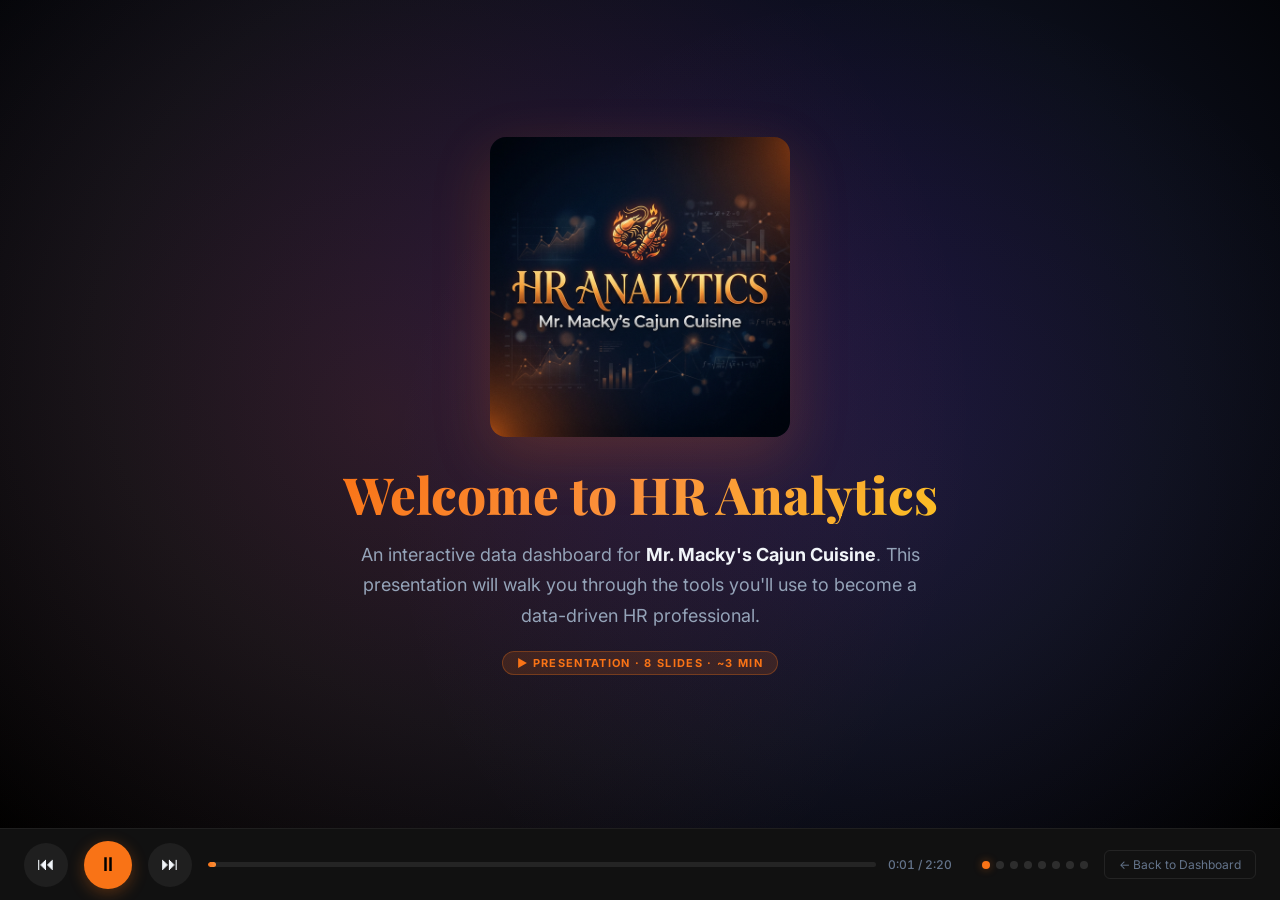
<file: presentation.html>
<!DOCTYPE html>
<html lang="en">
<head>
    <meta charset="UTF-8">
    <meta name="viewport" content="width=device-width, initial-scale=1.0">
    <title>Welcome to HR Analytics — Mr. Macky's Cajun Cuisine</title>
    <link href="https://fonts.googleapis.com/css2?family=Inter:wght@300;400;500;600;700;800;900&family=Playfair+Display:wght@700;800&display=swap" rel="stylesheet">
    <style>
        :root {
            --bg: #060a14;
            --card: #111827;
            --accent: #f97316;
            --accent2: #fb923c;
            --purple: #a78bfa;
            --teal: #2dd4bf;
            --rose: #fb7185;
            --blue: #60a5fa;
            --green: #34d399;
            --text: #f1f5f9;
            --text2: #94a3b8;
            --text3: #64748b;
        }
        *, *::before, *::after { box-sizing: border-box; margin: 0; padding: 0; }
        body {
            font-family: 'Inter', sans-serif;
            background: var(--bg);
            color: var(--text);
            overflow: hidden;
            height: 100vh;
            width: 100vw;
        }

        /* ===== Video Player Shell ===== */
        .player-container {
            width: 100vw;
            height: 100vh;
            display: flex;
            flex-direction: column;
            background: #000;
        }

        .player-viewport {
            flex: 1;
            position: relative;
            overflow: hidden;
        }

        /* ===== Slides ===== */
        .slide {
            position: absolute;
            inset: 0;
            display: flex;
            opacity: 0;
            transition: opacity 1s cubic-bezier(0.4, 0, 0.2, 1);
            pointer-events: none;
        }
        .slide.active {
            opacity: 1;
            pointer-events: auto;
        }

        /* --- Slide Layouts --- */
        .slide-title {
            align-items: center;
            justify-content: center;
            flex-direction: column;
            text-align: center;
            background: radial-gradient(ellipse at 50% 40%, #1a1040 0%, #0b0e1a 60%, #000 100%);
        }

        .slide-title::before {
            content: '';
            position: absolute;
            inset: 0;
            background: radial-gradient(circle at 30% 50%, rgba(249,115,22,0.12) 0%, transparent 60%),
                        radial-gradient(circle at 70% 60%, rgba(167,139,250,0.08) 0%, transparent 50%);
        }

        .slide-split {
            flex-direction: row;
            background: linear-gradient(135deg, #0a0e1a, #111827);
        }

        .slide-split .slide-image-panel {
            width: 55%;
            position: relative;
            overflow: hidden;
            display: flex;
            align-items: center;
            justify-content: center;
            padding: 30px;
        }

        .slide-split .slide-image-panel img {
            max-width: 100%;
            max-height: 100%;
            border-radius: 12px;
            border: 1px solid rgba(255,255,255,0.08);
            box-shadow: 0 20px 60px rgba(0,0,0,0.5);
            object-fit: contain;
        }

        .slide-split .slide-text-panel {
            width: 45%;
            display: flex;
            flex-direction: column;
            justify-content: center;
            padding: 50px 40px;
        }

        .slide-fullscreen {
            align-items: center;
            justify-content: center;
            flex-direction: column;
            text-align: center;
            background: radial-gradient(ellipse at 50% 50%, #1a1040 0%, #060a14 70%);
        }

        /* --- Slide Content Styles --- */
        .slide-badge {
            display: inline-block;
            font-size: 11px;
            font-weight: 700;
            text-transform: uppercase;
            letter-spacing: 0.12em;
            padding: 4px 14px;
            border-radius: 20px;
            margin-bottom: 16px;
            position: relative;
            z-index: 2;
        }
        .badge-orange { background: rgba(249,115,22,0.15); color: var(--accent); border: 1px solid rgba(249,115,22,0.3); }
        .badge-purple { background: rgba(167,139,250,0.15); color: var(--purple); border: 1px solid rgba(167,139,250,0.3); }
        .badge-teal { background: rgba(45,212,191,0.15); color: var(--teal); border: 1px solid rgba(45,212,191,0.3); }
        .badge-rose { background: rgba(251,113,133,0.15); color: var(--rose); border: 1px solid rgba(251,113,133,0.3); }
        .badge-blue { background: rgba(96,165,250,0.15); color: var(--blue); border: 1px solid rgba(96,165,250,0.3); }
        .badge-green { background: rgba(52,211,153,0.15); color: var(--green); border: 1px solid rgba(52,211,153,0.3); }

        .slide-heading {
            font-family: 'Playfair Display', serif;
            font-size: clamp(28px, 4vw, 52px);
            font-weight: 800;
            line-height: 1.15;
            margin-bottom: 16px;
            position: relative;
            z-index: 2;
        }

        .slide-heading.gradient {
            background: linear-gradient(135deg, var(--accent), var(--accent2), #fbbf24);
            -webkit-background-clip: text;
            -webkit-text-fill-color: transparent;
            background-clip: text;
        }

        .slide-subheading {
            font-size: clamp(14px, 1.5vw, 18px);
            color: var(--text2);
            line-height: 1.7;
            max-width: 600px;
            margin-bottom: 20px;
            position: relative;
            z-index: 2;
        }

        .slide-stat-grid {
            display: grid;
            grid-template-columns: repeat(2, 1fr);
            gap: 14px;
            margin-top: 20px;
            position: relative;
            z-index: 2;
        }
        .slide-stat {
            background: rgba(255,255,255,0.03);
            border: 1px solid rgba(255,255,255,0.06);
            border-radius: 10px;
            padding: 16px;
            text-align: left;
        }
        .slide-stat-value {
            font-size: 26px;
            font-weight: 800;
            color: var(--accent);
            margin-bottom: 2px;
        }
        .slide-stat-label {
            font-size: 11px;
            color: var(--text3);
            text-transform: uppercase;
            letter-spacing: 0.06em;
        }

        .slide-key-finding {
            background: rgba(249,115,22,0.06);
            border-left: 3px solid var(--accent);
            padding: 14px 18px;
            border-radius: 0 10px 10px 0;
            text-align: left;
            margin-top: 16px;
            font-size: 13px;
            color: var(--accent2);
            line-height: 1.6;
            position: relative;
            z-index: 2;
        }

        .slide-bullet-list {
            list-style: none;
            text-align: left;
            position: relative;
            z-index: 2;
        }
        .slide-bullet-list li {
            font-size: 15px;
            color: var(--text2);
            padding: 8px 0;
            padding-left: 24px;
            position: relative;
            line-height: 1.6;
        }
        .slide-bullet-list li::before {
            content: '→';
            position: absolute;
            left: 0;
            color: var(--accent);
            font-weight: 700;
        }

        .thumbnail-img {
            width: min(300px, 40vw);
            height: auto;
            border-radius: 16px;
            margin-bottom: 28px;
            box-shadow: 0 20px 60px rgba(249,115,22,0.2);
            position: relative;
            z-index: 2;
        }

        /* --- Animated elements --- */
        .slide.active .animate-up {
            animation: animUp 0.8s ease forwards;
        }
        .slide.active .animate-up-d1 { animation-delay: 0.2s; }
        .slide.active .animate-up-d2 { animation-delay: 0.4s; }
        .slide.active .animate-up-d3 { animation-delay: 0.6s; }
        .slide.active .animate-up-d4 { animation-delay: 0.8s; }

        .animate-up { opacity: 0; transform: translateY(20px); }

        @keyframes animUp {
            to { opacity: 1; transform: translateY(0); }
        }

        .slide.active .animate-fade { animation: animFade 1.2s ease forwards; }
        .animate-fade { opacity: 0; }
        @keyframes animFade { to { opacity: 1; } }

        /* ===== Controls Bar ===== */
        .controls-bar {
            height: 72px;
            background: #111;
            border-top: 1px solid rgba(255,255,255,0.06);
            display: flex;
            align-items: center;
            padding: 0 24px;
            gap: 16px;
        }

        .ctrl-btn {
            width: 44px;
            height: 44px;
            border-radius: 50%;
            border: none;
            cursor: pointer;
            display: flex;
            align-items: center;
            justify-content: center;
            font-size: 18px;
            transition: all 0.15s ease;
            background: rgba(255,255,255,0.06);
            color: var(--text);
        }
        .ctrl-btn:hover { background: rgba(255,255,255,0.12); }
        .ctrl-btn.play-btn {
            background: var(--accent);
            color: #000;
            width: 48px;
            height: 48px;
            font-size: 20px;
            box-shadow: 0 4px 16px rgba(249,115,22,0.3);
        }
        .ctrl-btn.play-btn:hover { background: var(--accent2); }

        .progress-container {
            flex: 1;
            display: flex;
            align-items: center;
            gap: 12px;
        }

        .progress-bar {
            flex: 1;
            height: 5px;
            background: rgba(255,255,255,0.08);
            border-radius: 3px;
            cursor: pointer;
            position: relative;
            overflow: hidden;
        }

        .progress-fill {
            height: 100%;
            background: linear-gradient(90deg, var(--accent), var(--accent2));
            border-radius: 3px;
            transition: width 0.3s ease;
            position: relative;
        }
        .progress-fill::after {
            content: '';
            position: absolute;
            right: -5px;
            top: 50%;
            transform: translateY(-50%);
            width: 12px;
            height: 12px;
            background: var(--accent);
            border-radius: 50%;
            box-shadow: 0 2px 8px rgba(249,115,22,0.5);
            opacity: 0;
            transition: opacity 0.15s;
        }
        .progress-bar:hover .progress-fill::after { opacity: 1; }

        .progress-time {
            font-size: 12px;
            color: var(--text3);
            font-weight: 500;
            font-variant-numeric: tabular-nums;
            min-width: 70px;
        }

        .slide-dots {
            display: flex;
            gap: 6px;
            margin-left: 8px;
        }
        .slide-dot {
            width: 8px;
            height: 8px;
            border-radius: 50%;
            background: rgba(255,255,255,0.12);
            cursor: pointer;
            transition: all 0.2s;
        }
        .slide-dot.active {
            background: var(--accent);
            box-shadow: 0 0 8px rgba(249,115,22,0.4);
        }
        .slide-dot:hover { background: rgba(255,255,255,0.3); }

        .ctrl-right {
            display: flex;
            align-items: center;
            gap: 10px;
        }

        .back-link {
            font-size: 12px;
            color: var(--text3);
            text-decoration: none;
            padding: 6px 14px;
            border-radius: 6px;
            border: 1px solid rgba(255,255,255,0.08);
            transition: all 0.15s;
            white-space: nowrap;
        }
        .back-link:hover {
            color: var(--text);
            border-color: rgba(255,255,255,0.2);
            background: rgba(255,255,255,0.04);
        }



        /* ===== Responsive ===== */
        @media (max-width: 768px) {
            .slide-split { flex-direction: column; }
            .slide-split .slide-image-panel { width: 100%; height: 50%; padding: 16px; }
            .slide-split .slide-text-panel { width: 100%; height: 50%; padding: 24px; }
            .slide-stat-grid { grid-template-columns: repeat(2, 1fr); gap: 8px; }
            .controls-bar { height: 60px; padding: 0 12px; gap: 8px; }
            .narration-indicator { display: none; }
        }
    </style>
</head>
<body>
    <div class="player-container">
        <div class="player-viewport" id="viewport">

            <!-- SLIDE 0: Title Card -->
            <div class="slide slide-title active" data-duration="14" data-narration="Welcome to the HR Analytics Dashboard for Mr. Macky's Cajun Cuisine. This presentation will walk you through the tools you'll use to become a data-driven HR professional. Over the next few minutes, we'll explore four analytical modules built from real workforce data spanning over 46,000 employee records.">
                <img src="video-thumbnail.png" class="thumbnail-img animate-up" alt="HR Analytics">
                <h1 class="slide-heading gradient animate-up animate-up-d1">Welcome to HR Analytics</h1>
                <p class="slide-subheading animate-up animate-up-d2">
                    An interactive data dashboard for <strong style="color: var(--text);">Mr. Macky's Cajun Cuisine</strong>. 
                    This presentation will walk you through the tools you'll use to become a data-driven HR professional.
                </p>
                <span class="slide-badge badge-orange animate-up animate-up-d3">▶ Presentation · 8 slides · ~3 min</span>
            </div>

            <!-- SLIDE 1: Why Data-Driven? -->
            <div class="slide slide-fullscreen" data-duration="18" data-narration="Why data-driven HR? Mr. Macky's Cajun Cuisine operates 148 restaurant units with over 6,500 employees. Managing this workforce by instinct alone isn't enough. We need evidence. Turnover costs money — over 39,000 employees have left the company. What's driving it? Hiring must be fair — are our selection processes equitable for all candidates? Pay should reward value — does experience actually predict performance? And engagement matters — but does higher engagement actually translate into higher profit?">
                <span class="slide-badge badge-purple animate-up">The Big Idea</span>
                <h1 class="slide-heading animate-up animate-up-d1" style="color: var(--text);">Why Data-Driven HR?</h1>
                <p class="slide-subheading animate-up animate-up-d2">
                    Mr. Macky's Cajun Cuisine operates <strong style="color: var(--accent);">148 restaurant units</strong> with 
                    <strong style="color: var(--accent);">6,559 employees</strong>. Managing this workforce by instinct alone 
                    isn't enough — we need evidence.
                </p>
                <ul class="slide-bullet-list animate-up animate-up-d3" style="max-width: 560px;">
                    <li><strong style="color: var(--text);">Turnover costs money.</strong> Over 39,000 employees have left. What's driving it?</li>
                    <li><strong style="color: var(--text);">Hiring must be fair.</strong> Are our selection processes equitable for all candidates?</li>
                    <li><strong style="color: var(--text);">Pay should reward value.</strong> Does experience actually predict performance?</li>
                    <li><strong style="color: var(--text);">Engagement matters.</strong> But does it translate to profit?</li>
                </ul>
            </div>

            <!-- SLIDE 2: Executive Overview -->
            <div class="slide slide-split" data-duration="16" data-narration="The Executive Overview is your command center. It provides a snapshot of the entire organization at a glance. You'll see 6,559 active employees across 148 restaurant units, with an average unit profit of $650,000. The company-wide engagement score is 3.75 out of 7. The turnover trend chart shows quit and discharge patterns from 2020 through 2026, and the engagement radar compares Large and Medium market performance.">
                <div class="slide-image-panel">
                    <img src="slides/overview.png" class="animate-fade" alt="Executive Overview">
                </div>
                <div class="slide-text-panel">
                    <span class="slide-badge badge-orange animate-up">Executive Overview</span>
                    <h2 class="slide-heading animate-up animate-up-d1" style="font-size: 30px; color: var(--text);">Your Command Center</h2>
                    <p class="slide-subheading animate-up animate-up-d2" style="max-width: 100%;">
                        The overview page gives you a snapshot of the entire organization at a glance — headcount, financials, turnover trends, and engagement scores.
                    </p>
                    <div class="slide-stat-grid animate-up animate-up-d3">
                        <div class="slide-stat"><div class="slide-stat-value">6,559</div><div class="slide-stat-label">Active Employees</div></div>
                        <div class="slide-stat"><div class="slide-stat-value">148</div><div class="slide-stat-label">Restaurant Units</div></div>
                        <div class="slide-stat"><div class="slide-stat-value" style="color: var(--green);">$650K</div><div class="slide-stat-label">Avg Unit Profit</div></div>
                        <div class="slide-stat"><div class="slide-stat-value" style="color: var(--teal);">3.75</div><div class="slide-stat-label">Engagement /7</div></div>
                    </div>
                </div>
            </div>

            <!-- SLIDE 3: Module 1 -->
            <div class="slide slide-split" data-duration="16" data-narration="Module 1 is the Workforce Summary. It answers the question: who works here? You'll explore age distributions, gender and race breakdowns, market types, and job role distributions. Most importantly, this module reveals which recruitment sources produce the best-performing managers. Your first exercise will ask you to identify the top 3 recruitment sources and evaluate whether they align with the company's Old Family Recipe culture.">
                <div class="slide-image-panel">
                    <img src="slides/workforce.png" class="animate-fade" alt="Workforce Summary">
                </div>
                <div class="slide-text-panel">
                    <span class="slide-badge badge-blue animate-up">Module 1</span>
                    <h2 class="slide-heading animate-up animate-up-d1" style="font-size: 30px; color: var(--text);">Workforce Summary</h2>
                    <p class="slide-subheading animate-up animate-up-d2" style="max-width: 100%;">
                        Understand <em>who</em> works here. Age distributions, gender mix, market types (Large vs. Medium), 
                        job roles, and — critically — which <strong style="color: var(--text);">recruitment sources</strong> produce the best-performing managers.
                    </p>
                    <div class="slide-key-finding animate-up animate-up-d3">
                        💡 <strong>Your Exercise:</strong> Identify the top 3 recruitment sources for high-performing managers. 
                        Is our strategy consistent with the "Old Family Recipe" culture?
                    </div>
                </div>
            </div>

            <!-- SLIDE 4: Module 2 -->
            <div class="slide slide-split" data-duration="18" data-narration="Module 2 focuses on Flight Risk and Turnover. The numbers are striking — the historical turnover rate is 85.9%. That means nearly 40,000 employees have separated from the company, with about 29,600 quitting and 10,200 being discharged. Here's the critical finding: employees who quit actually have higher average performance ratings — 2.67 — than those who were discharged at 2.57. This suggests we may be losing our better people. The interactive heatmap lets you identify exactly which units have the highest turnover.">
                <div class="slide-image-panel">
                    <img src="slides/flightrisk.png" class="animate-fade" alt="Flight Risk">
                </div>
                <div class="slide-text-panel">
                    <span class="slide-badge badge-rose animate-up">Module 2</span>
                    <h2 class="slide-heading animate-up animate-up-d1" style="font-size: 30px; color: var(--text);">Flight Risk & Turnover</h2>
                    <p class="slide-subheading animate-up animate-up-d2" style="max-width: 100%;">
                        Our historical turnover rate is <strong style="color: var(--rose);">85.9%</strong>. 
                        The interactive heatmap lets you pinpoint exactly which units are bleeding employees — and whether it's quits or discharges.
                    </p>
                    <div class="slide-stat-grid animate-up animate-up-d3">
                        <div class="slide-stat"><div class="slide-stat-value" style="color: var(--rose);">29.6K</div><div class="slide-stat-label">Total Quits</div></div>
                        <div class="slide-stat"><div class="slide-stat-value" style="color: #fbbf24;">10.2K</div><div class="slide-stat-label">Total Discharges</div></div>
                    </div>
                    <div class="slide-key-finding animate-up animate-up-d4">
                        💡 Employees who quit average <strong>higher performance</strong> (2.67) than those discharged (2.57). 
                        We may be losing our better people.
                    </div>
                </div>
            </div>

            <!-- SLIDE 5: Module 3 -->
            <div class="slide slide-split" data-duration="20" data-narration="Module 3 is the Diversity and Inclusion Audit. This is a critical module. We examined over 10,800 applicants in our assistant manager hiring pipeline. The White hiring rate is 5.9%, while the underrepresented minority hiring rate is only 2.8%. Using the four-fifths rule from the Uniform Guidelines on Employee Selection Procedures, the impact ratio is 0.473. This is well below the 0.80 threshold, which means adverse impact has been detected. This signals potential bias in our selection process that warrants immediate investigation.">
                <div class="slide-image-panel">
                    <img src="slides/diversity.png" class="animate-fade" alt="Diversity & Inclusion">
                </div>
                <div class="slide-text-panel">
                    <span class="slide-badge badge-purple animate-up">Module 3</span>
                    <h2 class="slide-heading animate-up animate-up-d1" style="font-size: 30px; color: var(--text);">Diversity & Inclusion Audit</h2>
                    <p class="slide-subheading animate-up animate-up-d2" style="max-width: 100%;">
                        This module examines our AM hiring pipeline — over 10,800 applicants. 
                        The 4/5ths rule analysis reveals something important.
                    </p>
                    <div class="slide-stat-grid animate-up animate-up-d3">
                        <div class="slide-stat"><div class="slide-stat-value" style="color: var(--blue);">5.9%</div><div class="slide-stat-label">White Hire Rate</div></div>
                        <div class="slide-stat"><div class="slide-stat-value" style="color: var(--purple);">2.8%</div><div class="slide-stat-label">URM Hire Rate</div></div>
                    </div>
                    <div class="slide-key-finding animate-up animate-up-d4" style="border-color: #ef4444; background: rgba(239,68,68,0.06);">
                        ⚠️ <strong style="color: #ef4444;">Adverse Impact Detected.</strong> The 4/5ths impact ratio is 
                        <strong>0.473</strong> — well below the 0.80 threshold. This signals potential bias in our selection process that warrants investigation.
                    </div>
                </div>
            </div>

            <!-- SLIDE 6: Module 4 -->
            <div class="slide slide-split" data-duration="18" data-narration="Module 4 is Compensation and Value. This module asks a provocative question: does experience actually equal performance? We tracked the relationship between prior experience, wage rate, and job performance across 322 employees with complete data. The paradox is clear — employees with zero years of experience perform nearly as well as those with 10 or more years, but they earn significantly less. This raises an important question: should we rethink how we price experience in our compensation strategy?">
                <div class="slide-image-panel">
                    <img src="slides/compensation.png" class="animate-fade" alt="Compensation">
                </div>
                <div class="slide-text-panel">
                    <span class="slide-badge badge-green animate-up">Module 4</span>
                    <h2 class="slide-heading animate-up animate-up-d1" style="font-size: 30px; color: var(--text);">Compensation & Value</h2>
                    <p class="slide-subheading animate-up animate-up-d2" style="max-width: 100%;">
                        Does experience equal performance? This module tracks the relationship between prior experience, 
                        wage rate, and actual job performance across 322 employees with complete data.
                    </p>
                    <div class="slide-key-finding animate-up animate-up-d3">
                        💡 <strong>The Paradox:</strong> Employees with 0 years of experience perform nearly as well as those with 10+ years — 
                        but earn significantly less. Should we rethink how we price experience?
                    </div>
                </div>
            </div>

            <!-- SLIDE 7: Call to Action -->
            <div class="slide slide-fullscreen" data-duration="20" data-narration="Now it's your turn to explore the dashboard. You have five progressive exercises to practice evidence-based decision making. Exercise 1: Audit recruitment sources to find the best-performing managers. Exercise 2: Study the financial cost of turnover on unit profitability. Exercise 3: Calculate adverse impact in the hiring process using the four-fifths rule. Exercise 4: Analyze the experience-performance paradox in compensation data. And Exercise 5: Solve the engagement-profit puzzle. Click the button below to open the dashboard and begin your analysis. Good luck!">
                <span class="slide-badge badge-orange animate-up">Your Turn</span>
                <h1 class="slide-heading gradient animate-up animate-up-d1">Explore the Dashboard</h1>
                <p class="slide-subheading animate-up animate-up-d2">
                    You now have the tools to conduct real HR analytics. Use the five exercises built into the dashboard 
                    to practice evidence-based decision making.
                </p>
                <ul class="slide-bullet-list animate-up animate-up-d3" style="max-width: 580px; margin-bottom: 24px;">
                    <li><strong style="color: var(--blue);">Exercise 1:</strong> Audit recruitment sources for high-performing managers</li>
                    <li><strong style="color: var(--rose);">Exercise 2:</strong> Study the cost of turnover on unit profitability</li>
                    <li><strong style="color: var(--purple);">Exercise 3:</strong> Calculate adverse impact in the hiring process</li>
                    <li><strong style="color: var(--green);">Exercise 4:</strong> Analyze the experience-performance paradox</li>
                    <li><strong style="color: var(--accent);">Exercise 5:</strong> Solve the engagement-profit puzzle</li>
                </ul>
                <a href="index.html" class="animate-up animate-up-d4" style="display: inline-block; background: linear-gradient(135deg, var(--accent), #ea580c); color: #fff; padding: 14px 32px; border-radius: 10px; text-decoration: none; font-weight: 700; font-size: 15px; box-shadow: 0 8px 24px rgba(249,115,22,0.3); position: relative; z-index: 2; transition: transform 0.2s;">
                    Open the Dashboard →
                </a>
            </div>
        </div>

        <!-- Controls Bar -->
        <div class="controls-bar">
            <button class="ctrl-btn" onclick="prevSlide()" title="Previous">⏮</button>
            <button class="ctrl-btn play-btn" id="playBtn" onclick="togglePlay()" title="Play / Pause">⏸</button>
            <button class="ctrl-btn" onclick="nextSlide()" title="Next">⏭</button>

            <div class="progress-container">
                <div class="progress-bar" id="progressBar" onclick="seekProgress(event)">
                    <div class="progress-fill" id="progressFill"></div>
                </div>
                <span class="progress-time" id="progressTime">0:00 / 0:00</span>
            </div>



            <div class="slide-dots" id="slideDots"></div>

            <div class="ctrl-right">
                <a href="index.html" class="back-link">← Back to Dashboard</a>
            </div>
        </div>
    </div>

    <script>
        const slides = document.querySelectorAll('.slide');
        const totalSlides = slides.length;
        let currentSlide = 0;
        let isPlaying = true;
        let slideTimer = null;
        let elapsed = 0;
        let tickInterval = null;

        // Calculate total duration
        const durations = Array.from(slides).map(s => parseInt(s.dataset.duration) || 8);
        const totalDuration = durations.reduce((a, b) => a + b, 0);

        // Build dots
        const dotsContainer = document.getElementById('slideDots');
        durations.forEach((_, i) => {
            const dot = document.createElement('div');
            dot.className = 'slide-dot' + (i === 0 ? ' active' : '');
            dot.onclick = () => goToSlide(i);
            dotsContainer.appendChild(dot);
        });

        function goToSlide(index) {
            if (index < 0 || index >= totalSlides) return;

            slides[currentSlide].classList.remove('active');
            slides[currentSlide].querySelectorAll('.animate-up, .animate-fade').forEach(el => {
                el.style.animation = 'none';
                el.offsetHeight;
                el.style.animation = '';
            });

            currentSlide = index;
            elapsed = 0;
            slides[currentSlide].classList.add('active');

            document.querySelectorAll('.slide-dot').forEach((d, i) => d.classList.toggle('active', i === currentSlide));
            updateProgress();
            if (isPlaying) scheduleNext();
        }

        function nextSlide() {
            if (currentSlide < totalSlides - 1) {
                goToSlide(currentSlide + 1);
            } else {
                isPlaying = false;
                document.getElementById('playBtn').textContent = '⏵';
                clearTimeout(slideTimer);
                clearInterval(tickInterval);
            }
        }

        function prevSlide() {
            if (currentSlide > 0) goToSlide(currentSlide - 1);
        }

        function togglePlay() {
            isPlaying = !isPlaying;
            document.getElementById('playBtn').textContent = isPlaying ? '⏸' : '⏵';
            if (isPlaying) {
                scheduleNext();
                startTick();
            } else {
                clearTimeout(slideTimer);
                clearInterval(tickInterval);
            }
        }

        function scheduleNext() {
            clearTimeout(slideTimer);
            const remaining = (durations[currentSlide] - elapsed) * 1000;
            slideTimer = setTimeout(() => nextSlide(), remaining);
        }

        function startTick() {
            clearInterval(tickInterval);
            tickInterval = setInterval(() => {
                elapsed += 0.25;
                updateProgress();
            }, 250);
        }

        function updateProgress() {
            let totalElapsed = 0;
            for (let i = 0; i < currentSlide; i++) totalElapsed += durations[i];
            totalElapsed += elapsed;

            const pct = Math.min((totalElapsed / totalDuration) * 100, 100);
            document.getElementById('progressFill').style.width = pct + '%';

            const mins = Math.floor(totalElapsed / 60);
            const secs = Math.floor(totalElapsed % 60);
            const tMins = Math.floor(totalDuration / 60);
            const tSecs = totalDuration % 60;
            document.getElementById('progressTime').textContent =
                `${mins}:${secs.toString().padStart(2, '0')} / ${tMins}:${tSecs.toString().padStart(2, '0')}`;
        }

        function seekProgress(ev) {
            const bar = document.getElementById('progressBar');
            const rect = bar.getBoundingClientRect();
            const pct = (ev.clientX - rect.left) / rect.width;
            const targetTime = pct * totalDuration;

            let cumulative = 0;
            for (let i = 0; i < totalSlides; i++) {
                if (cumulative + durations[i] > targetTime) {
                    elapsed = targetTime - cumulative;
                    goToSlide(i);
                    return;
                }
                cumulative += durations[i];
            }
        }

        // Keyboard controls
        document.addEventListener('keydown', (e) => {
            if (e.key === 'ArrowRight' || e.key === ' ') { e.preventDefault(); nextSlide(); }
            if (e.key === 'ArrowLeft') { e.preventDefault(); prevSlide(); }
            if (e.key === 'p' || e.key === 'k') togglePlay();
        });

        // Start
        updateProgress();
        scheduleNext();
        startTick();
    </script>
</body>
</html>
</file>
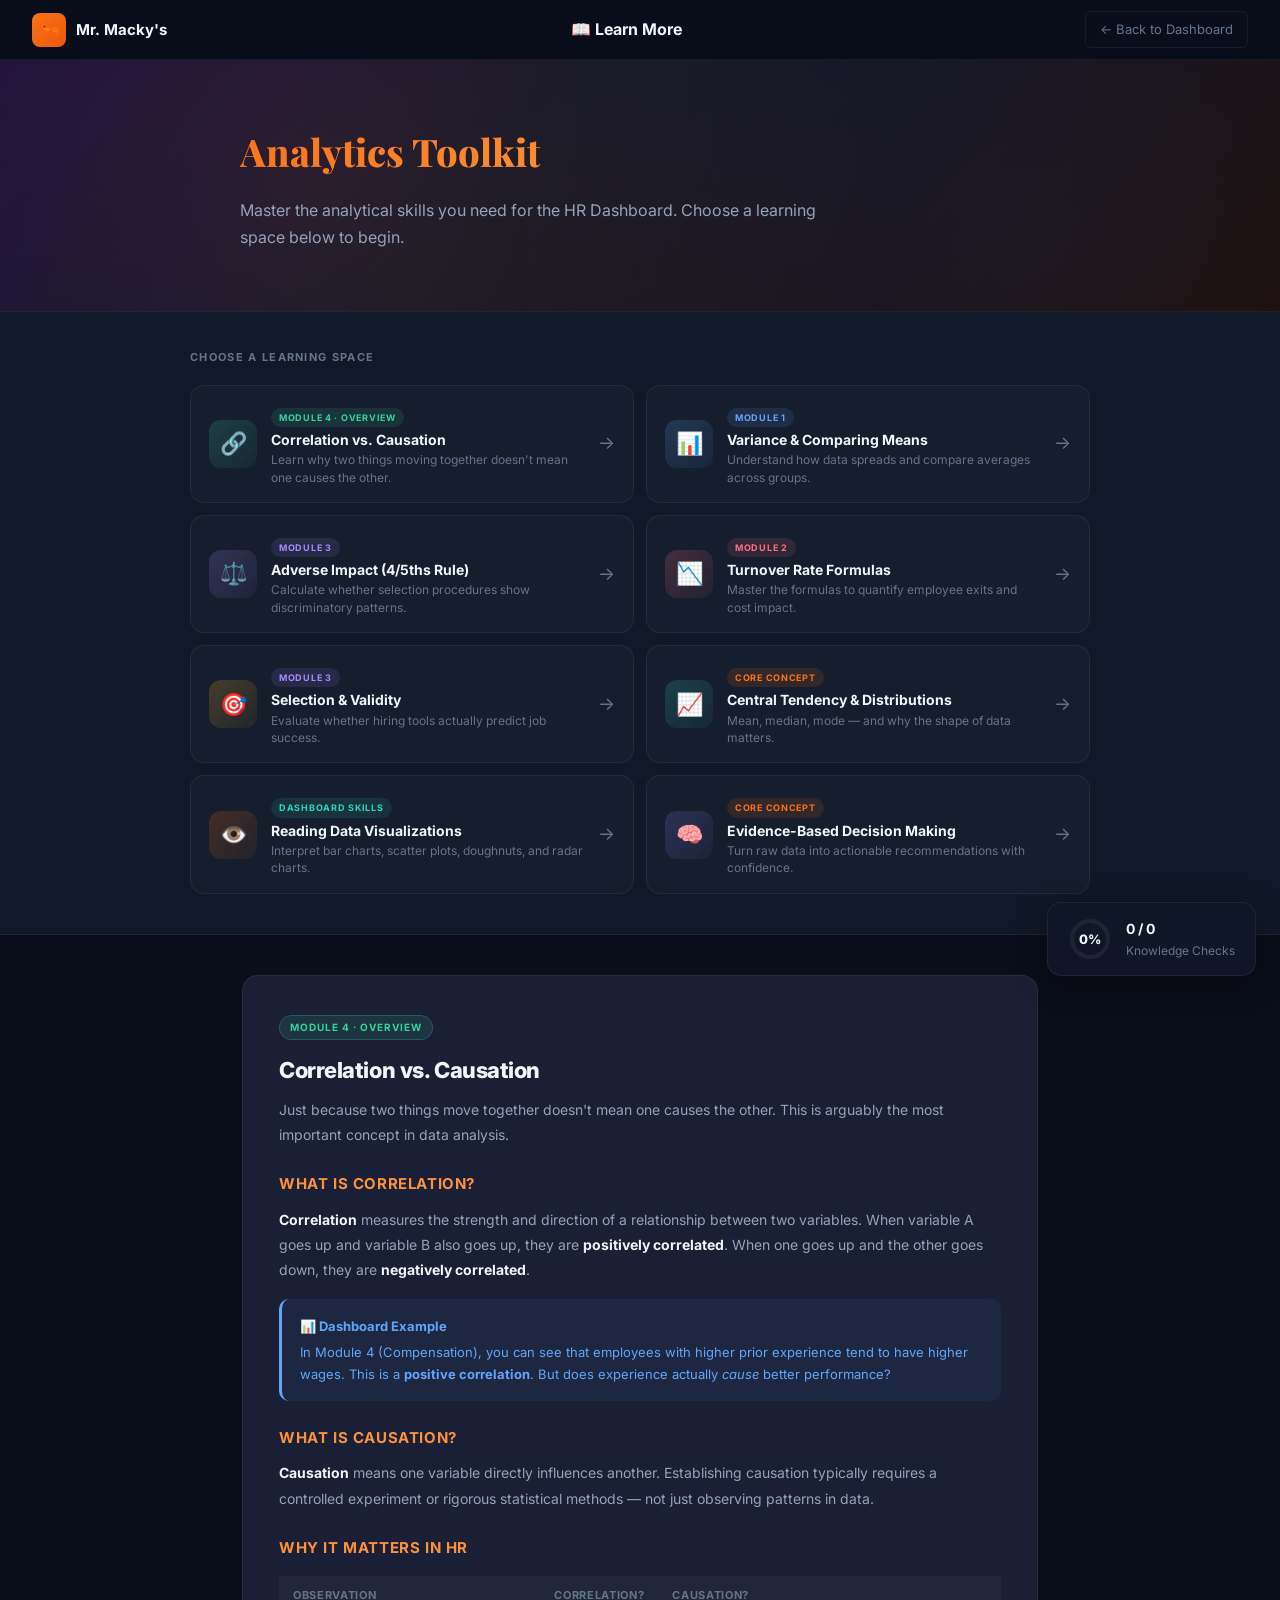
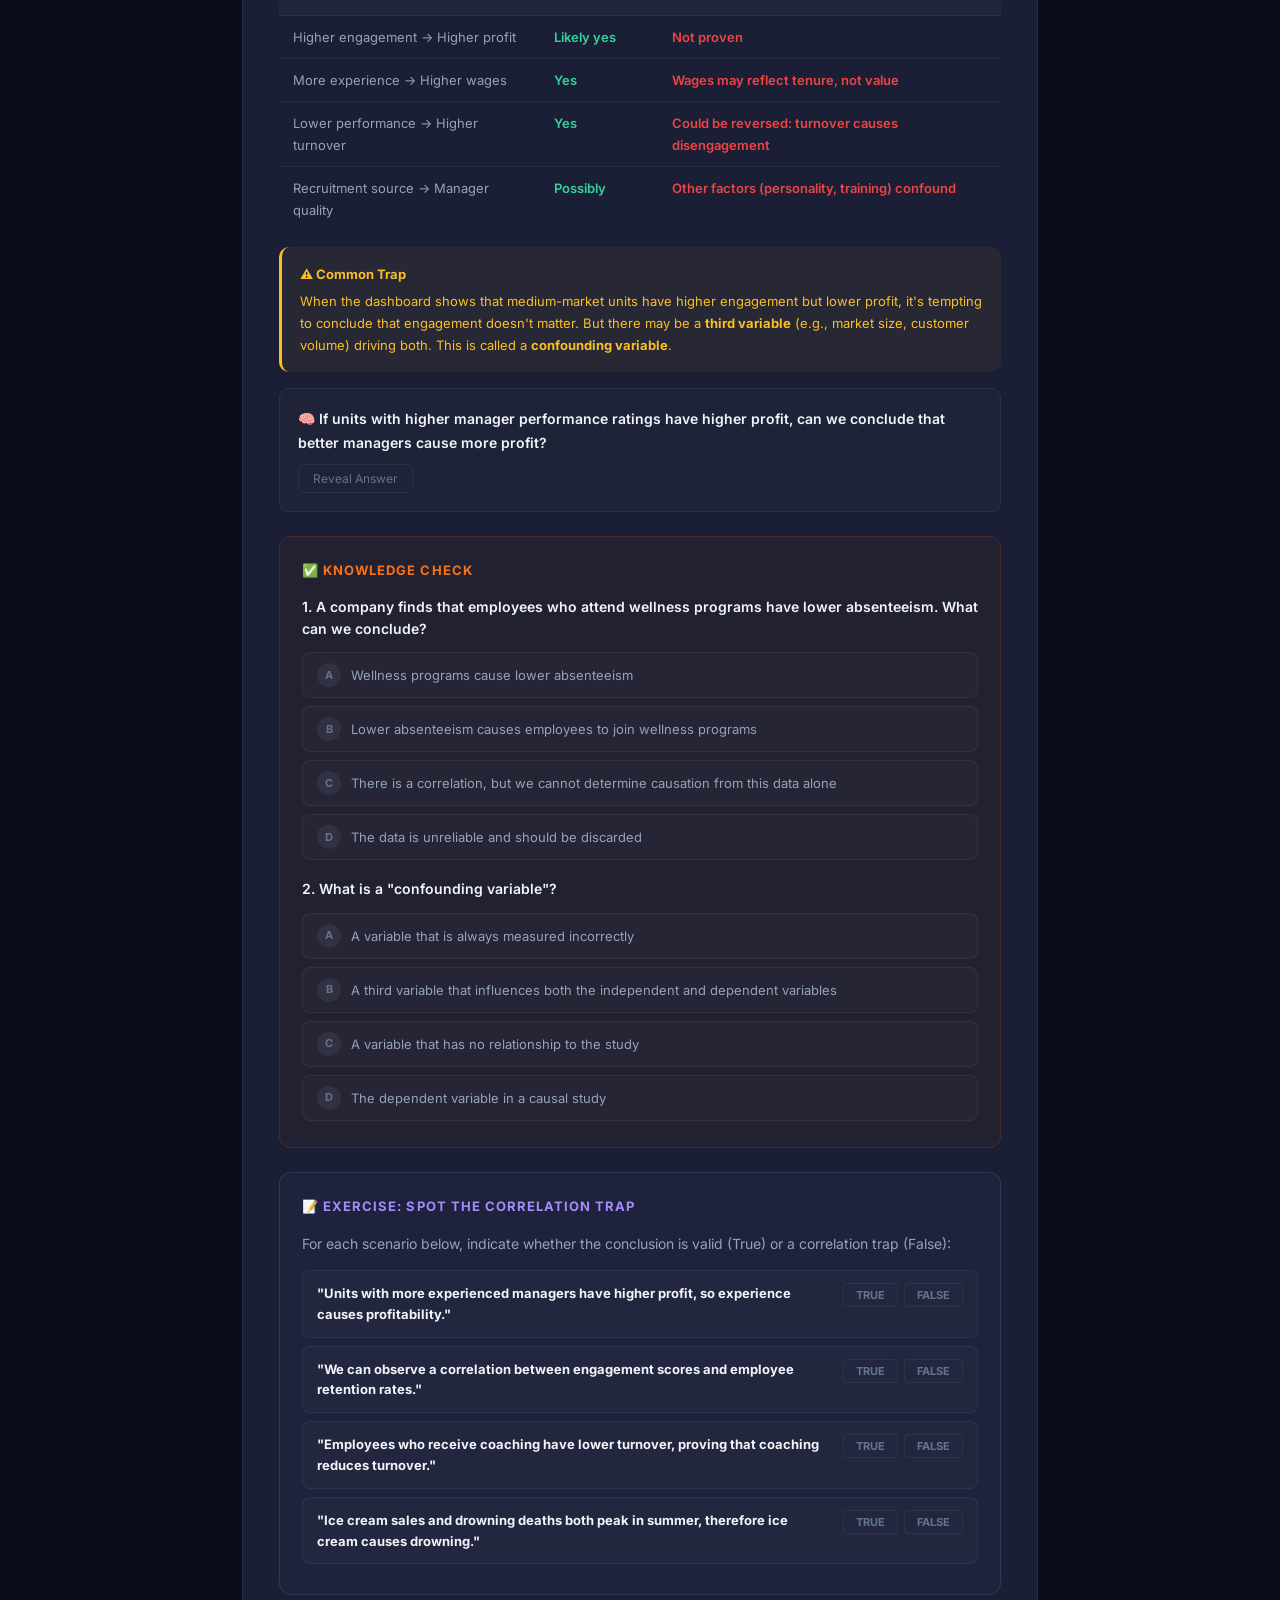
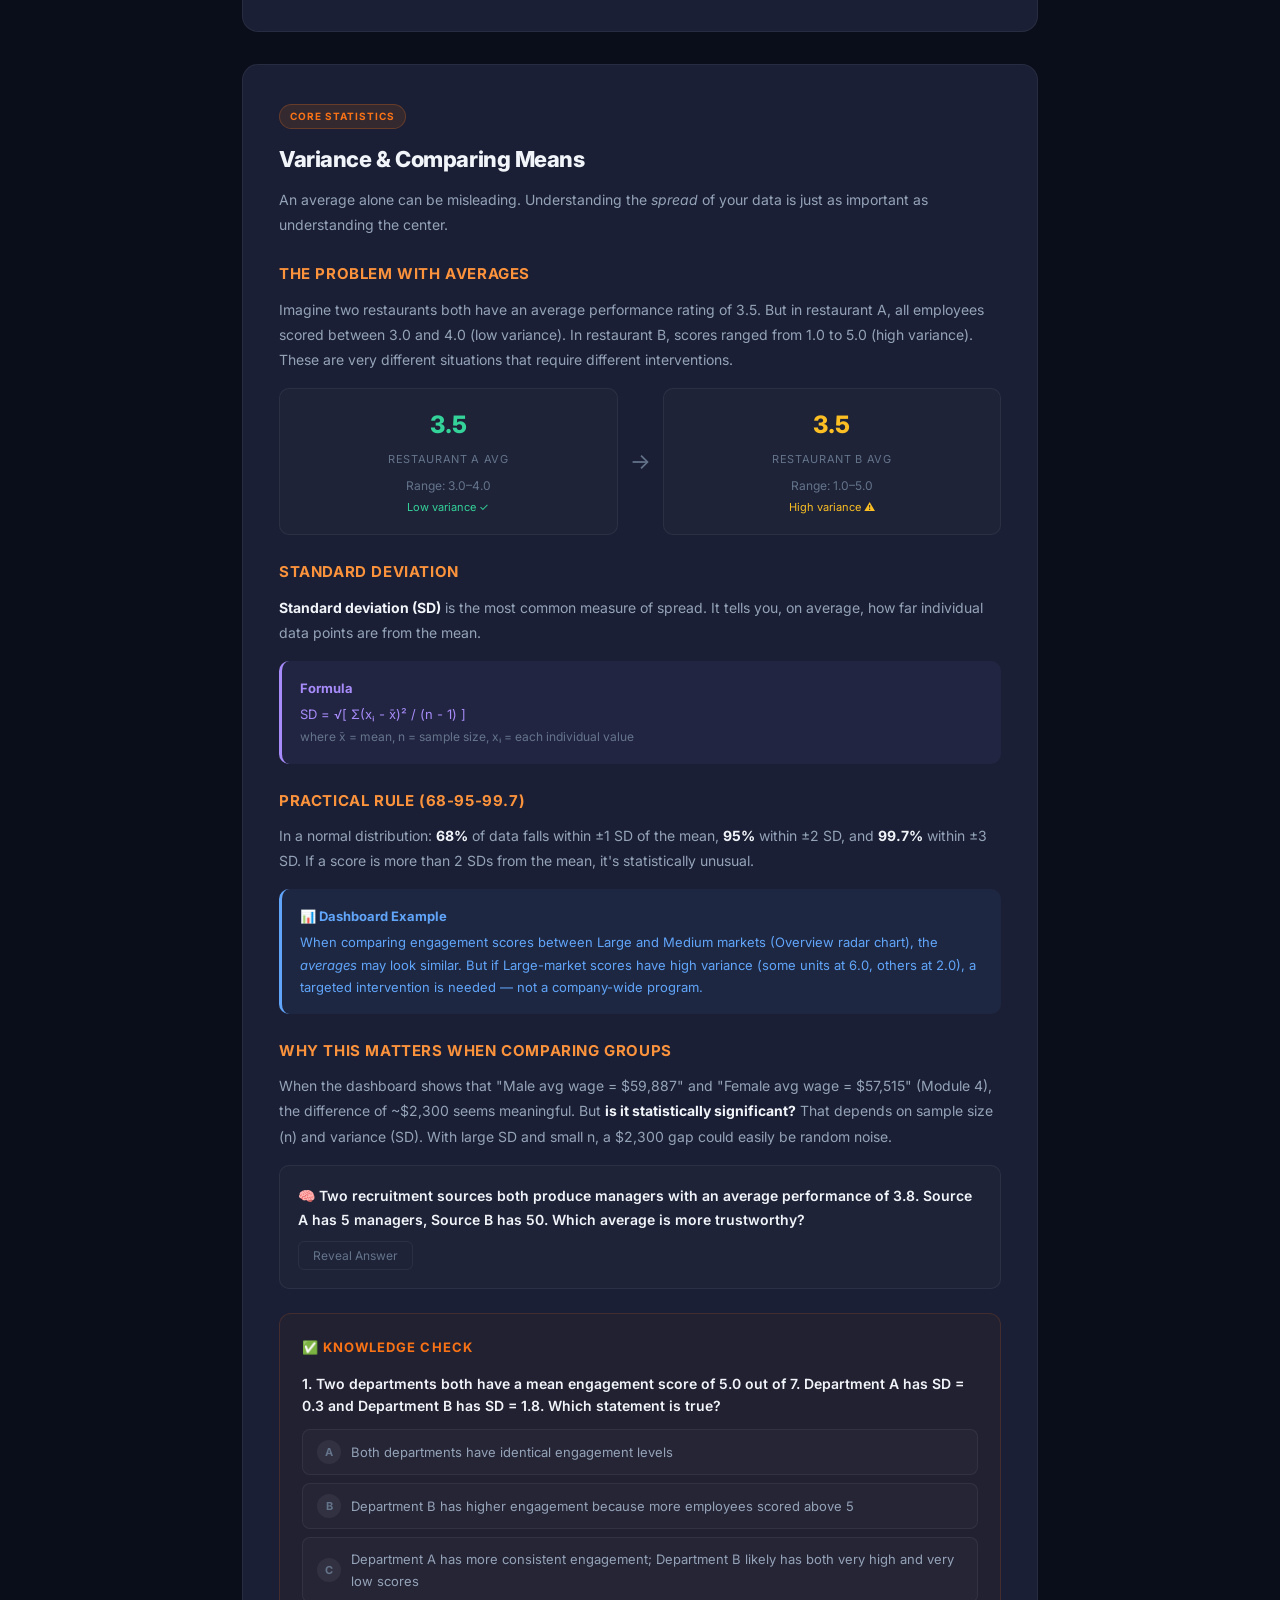
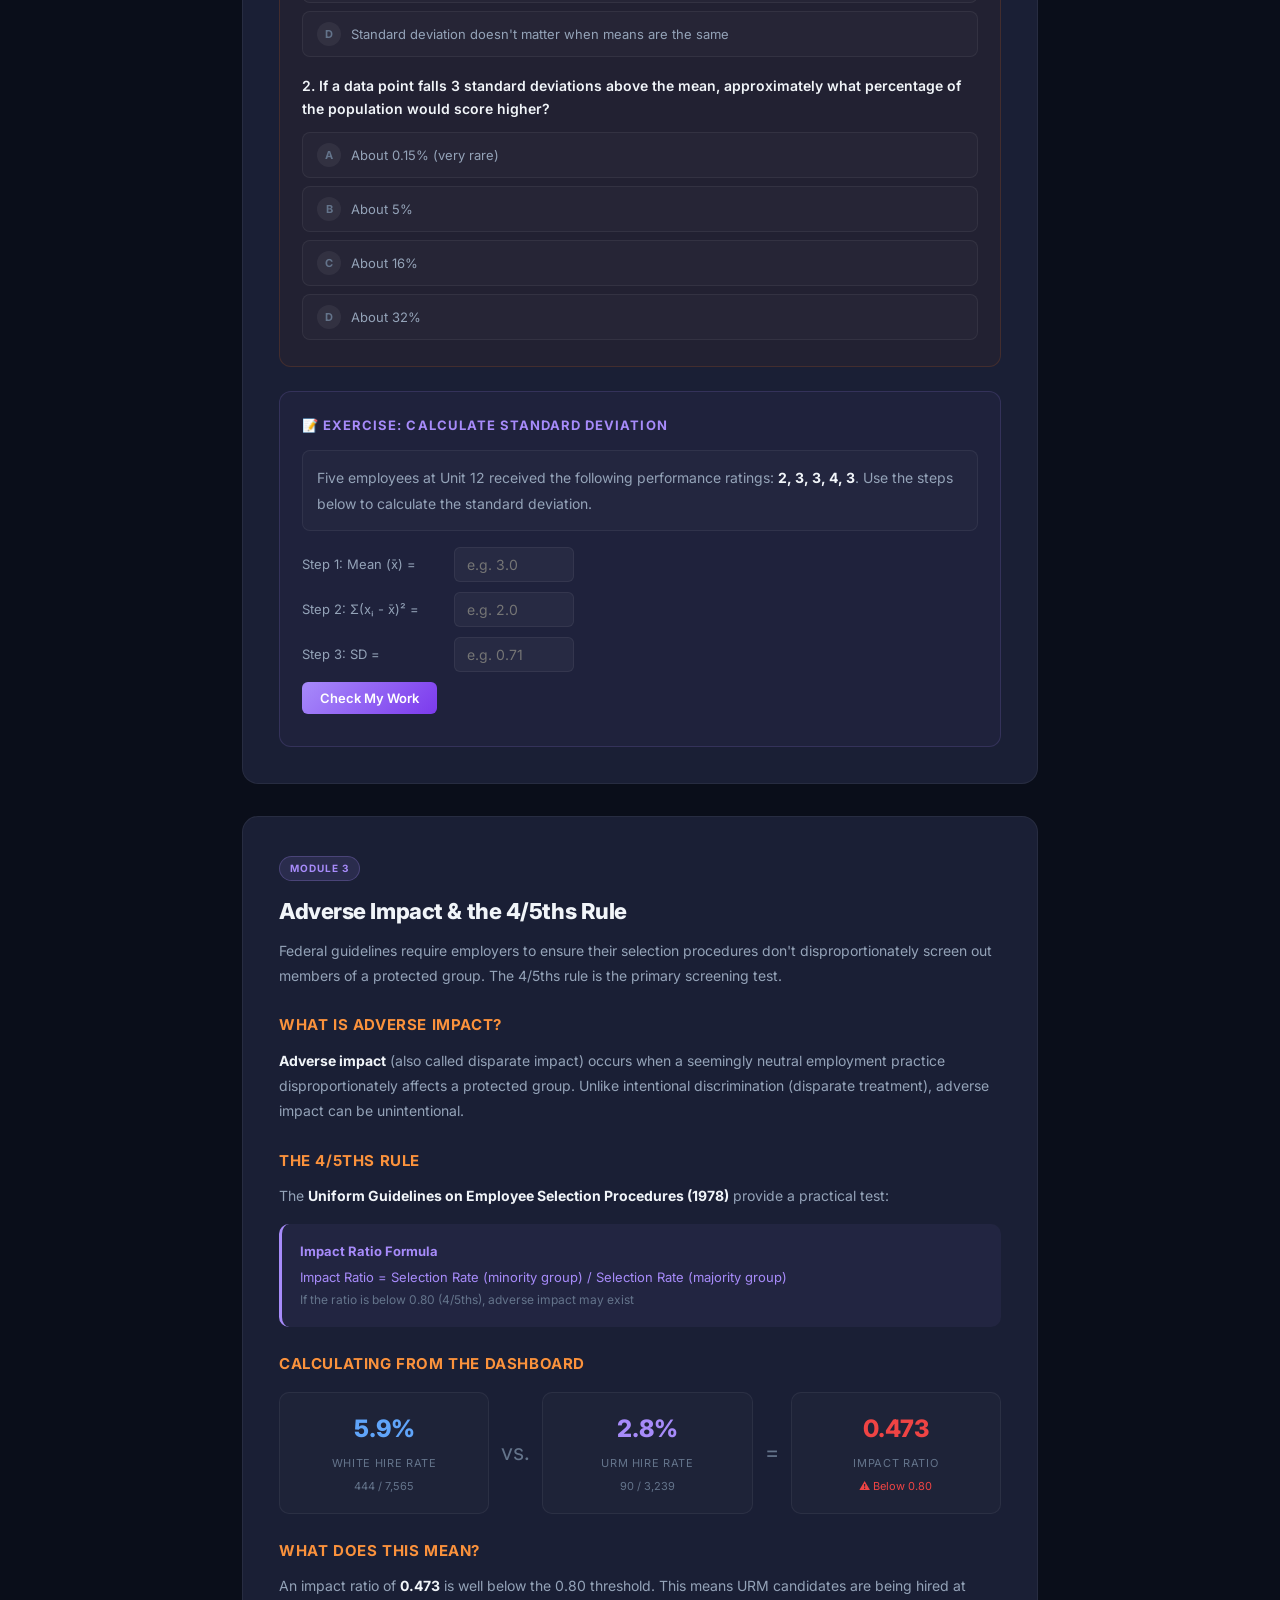
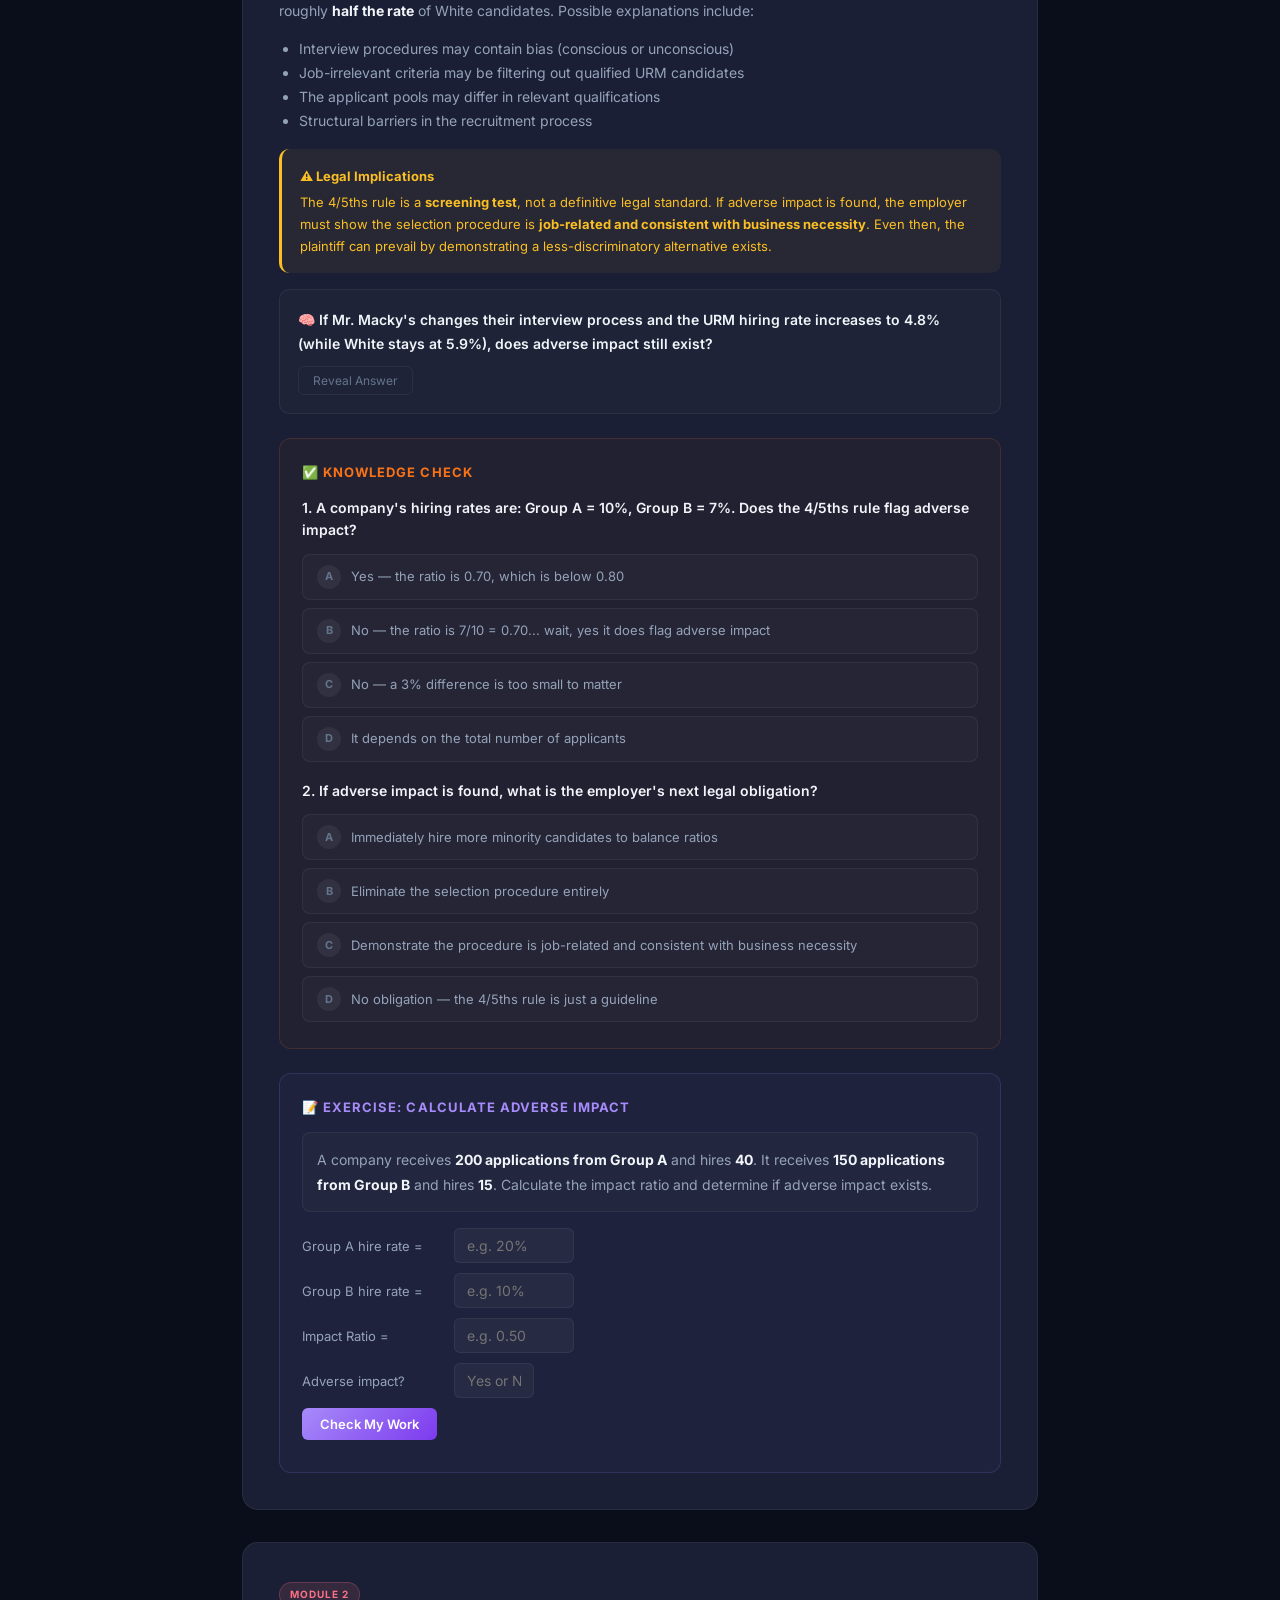
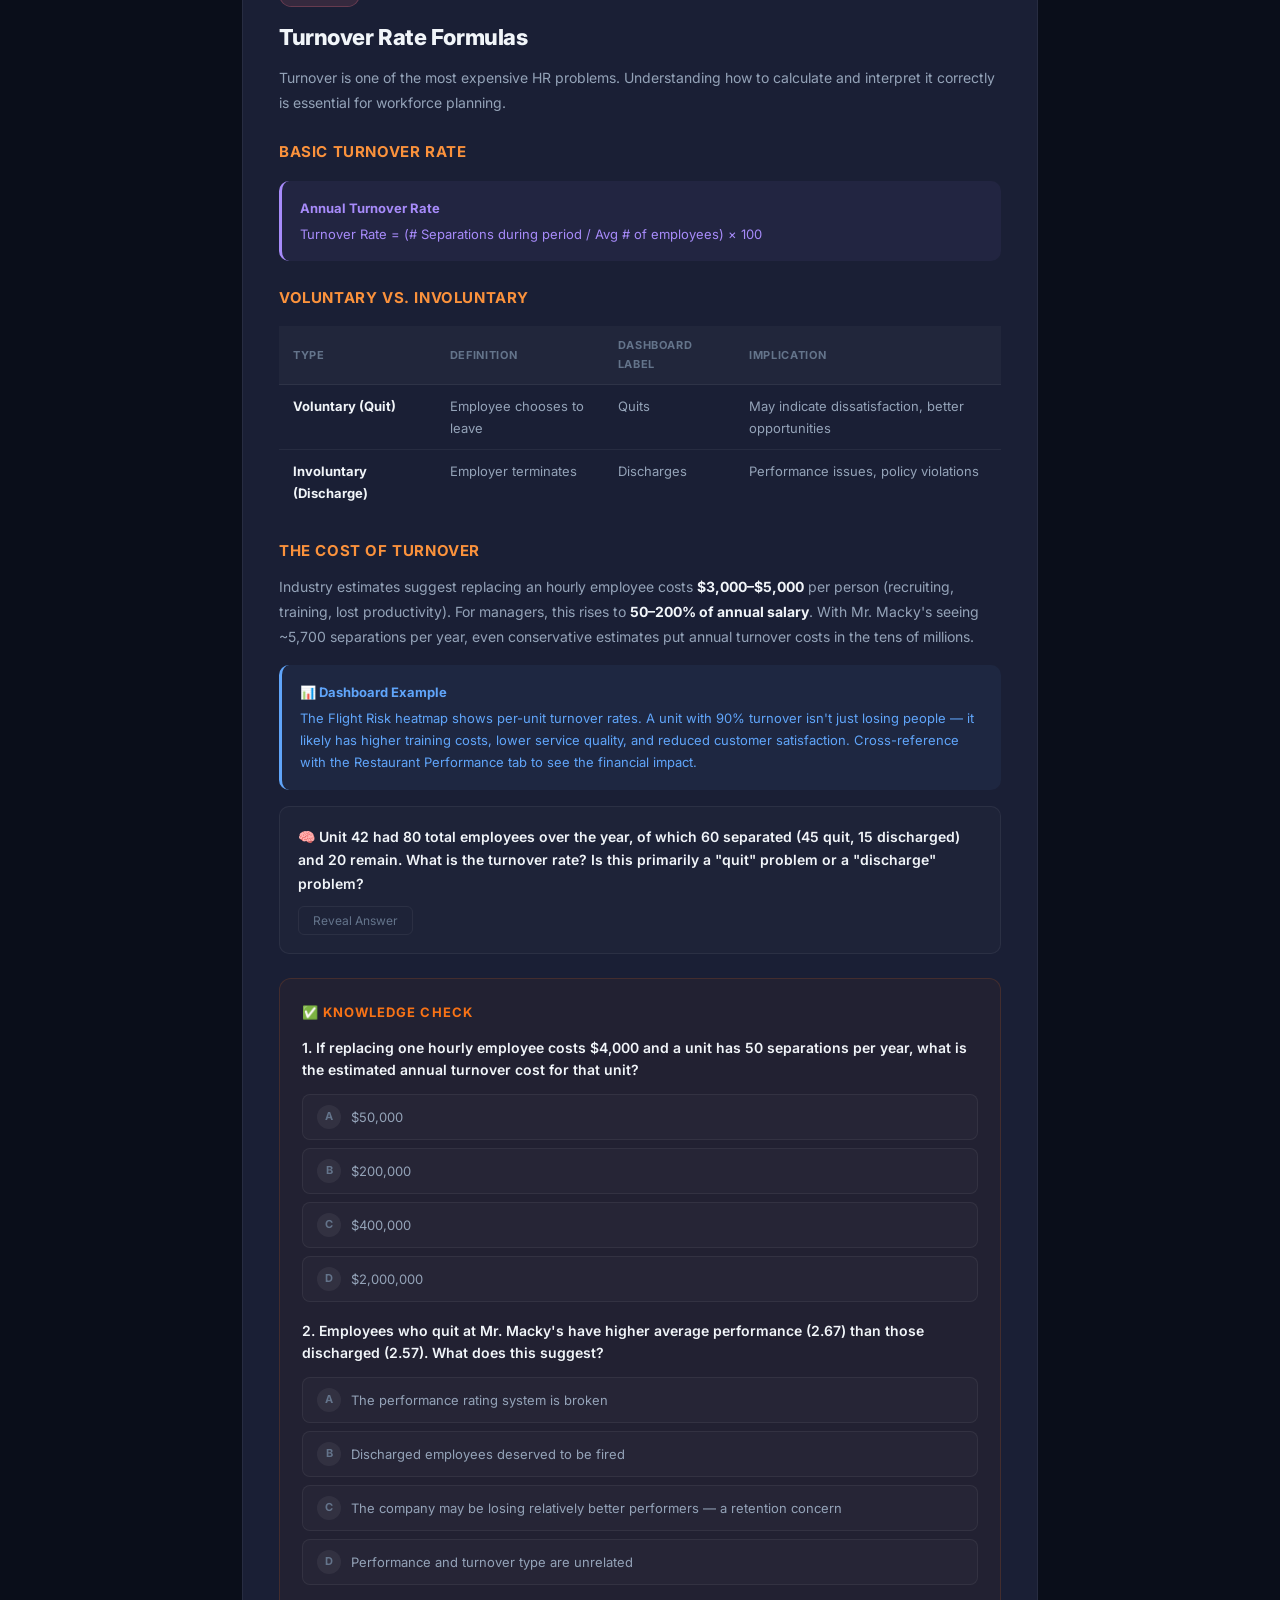
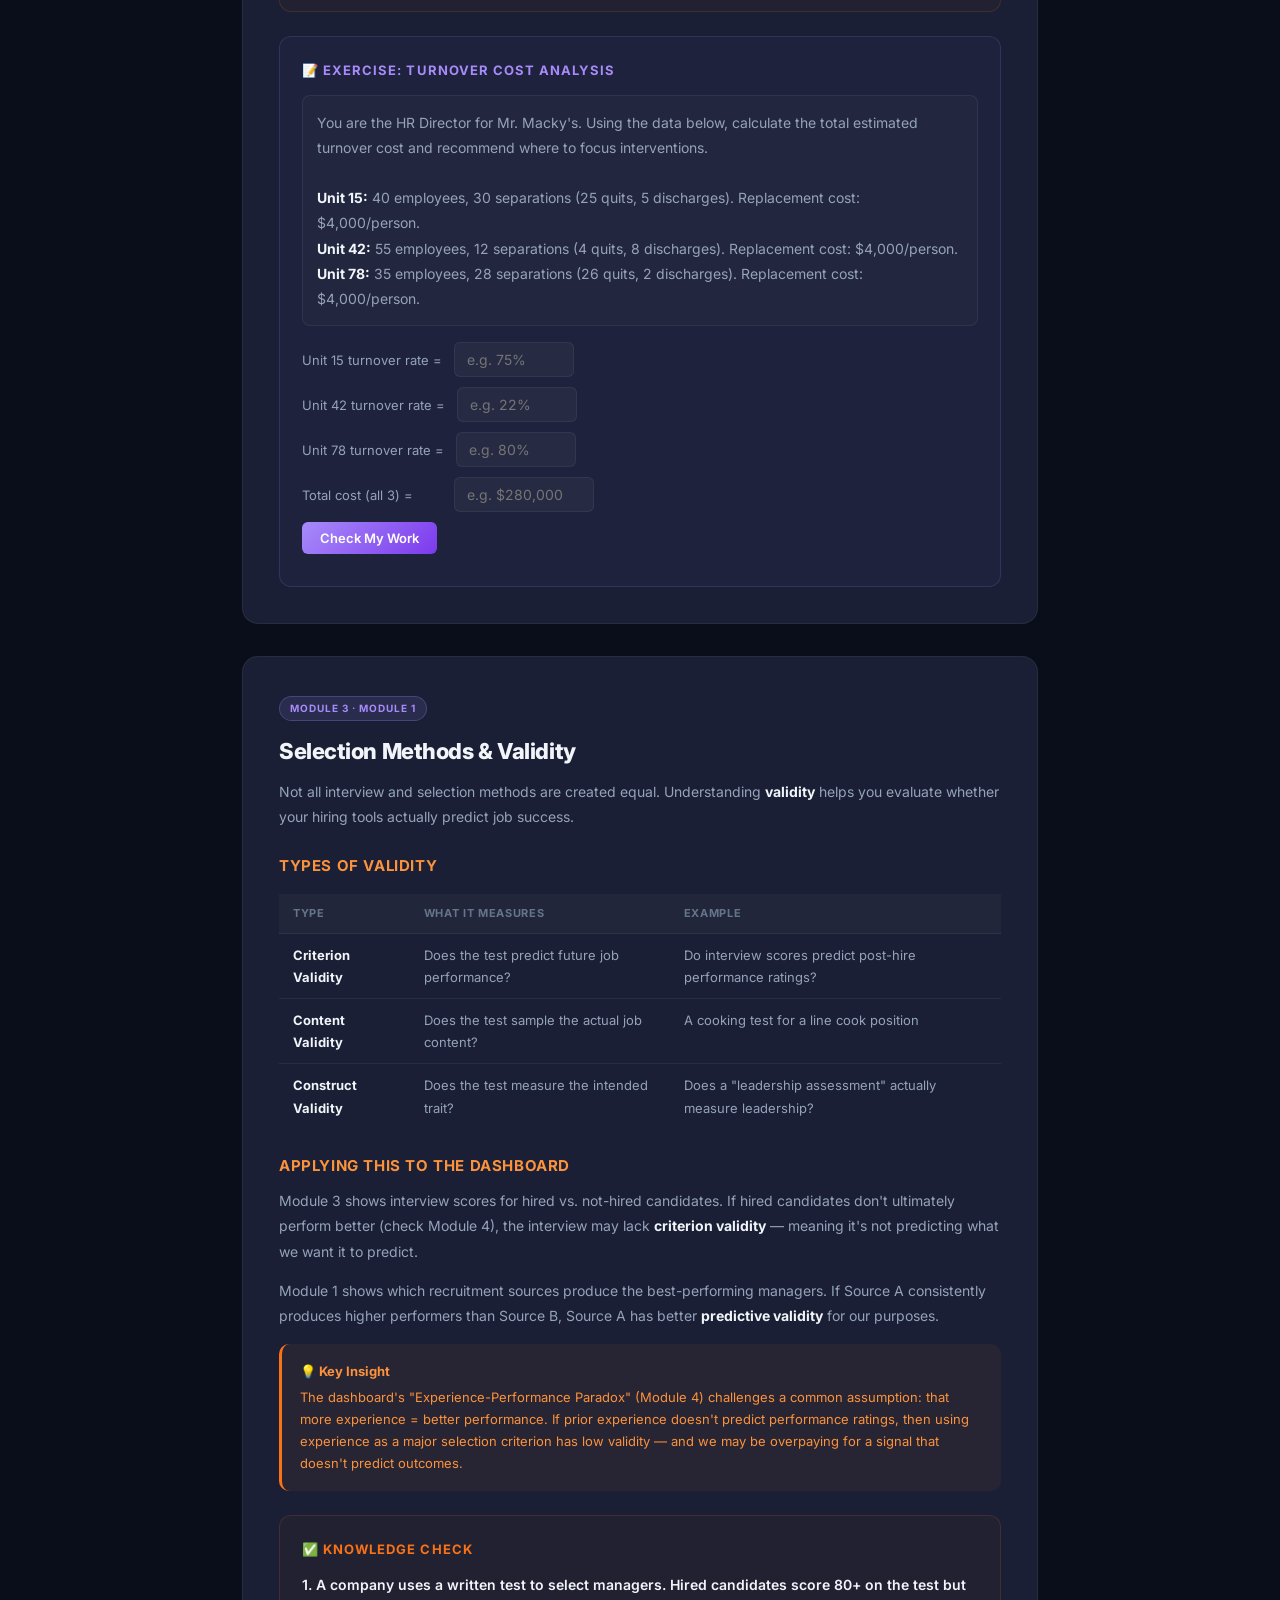
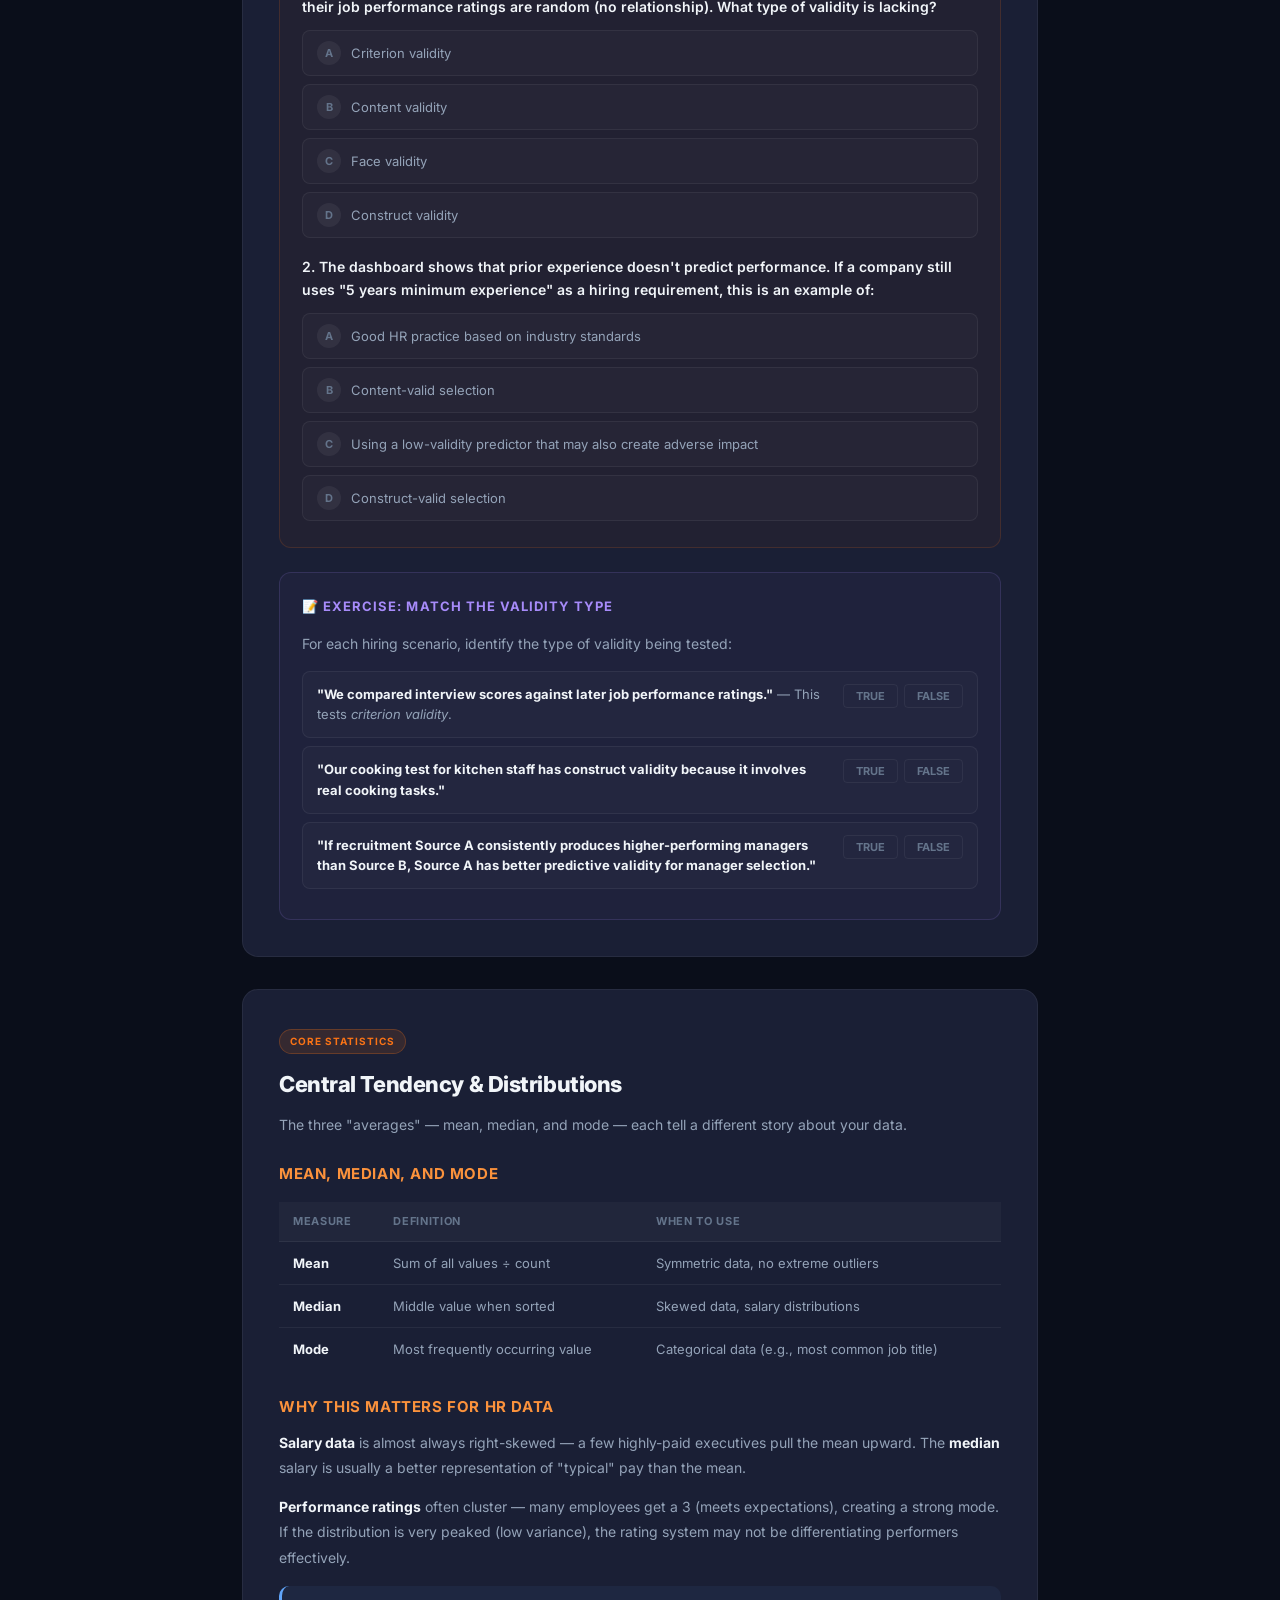
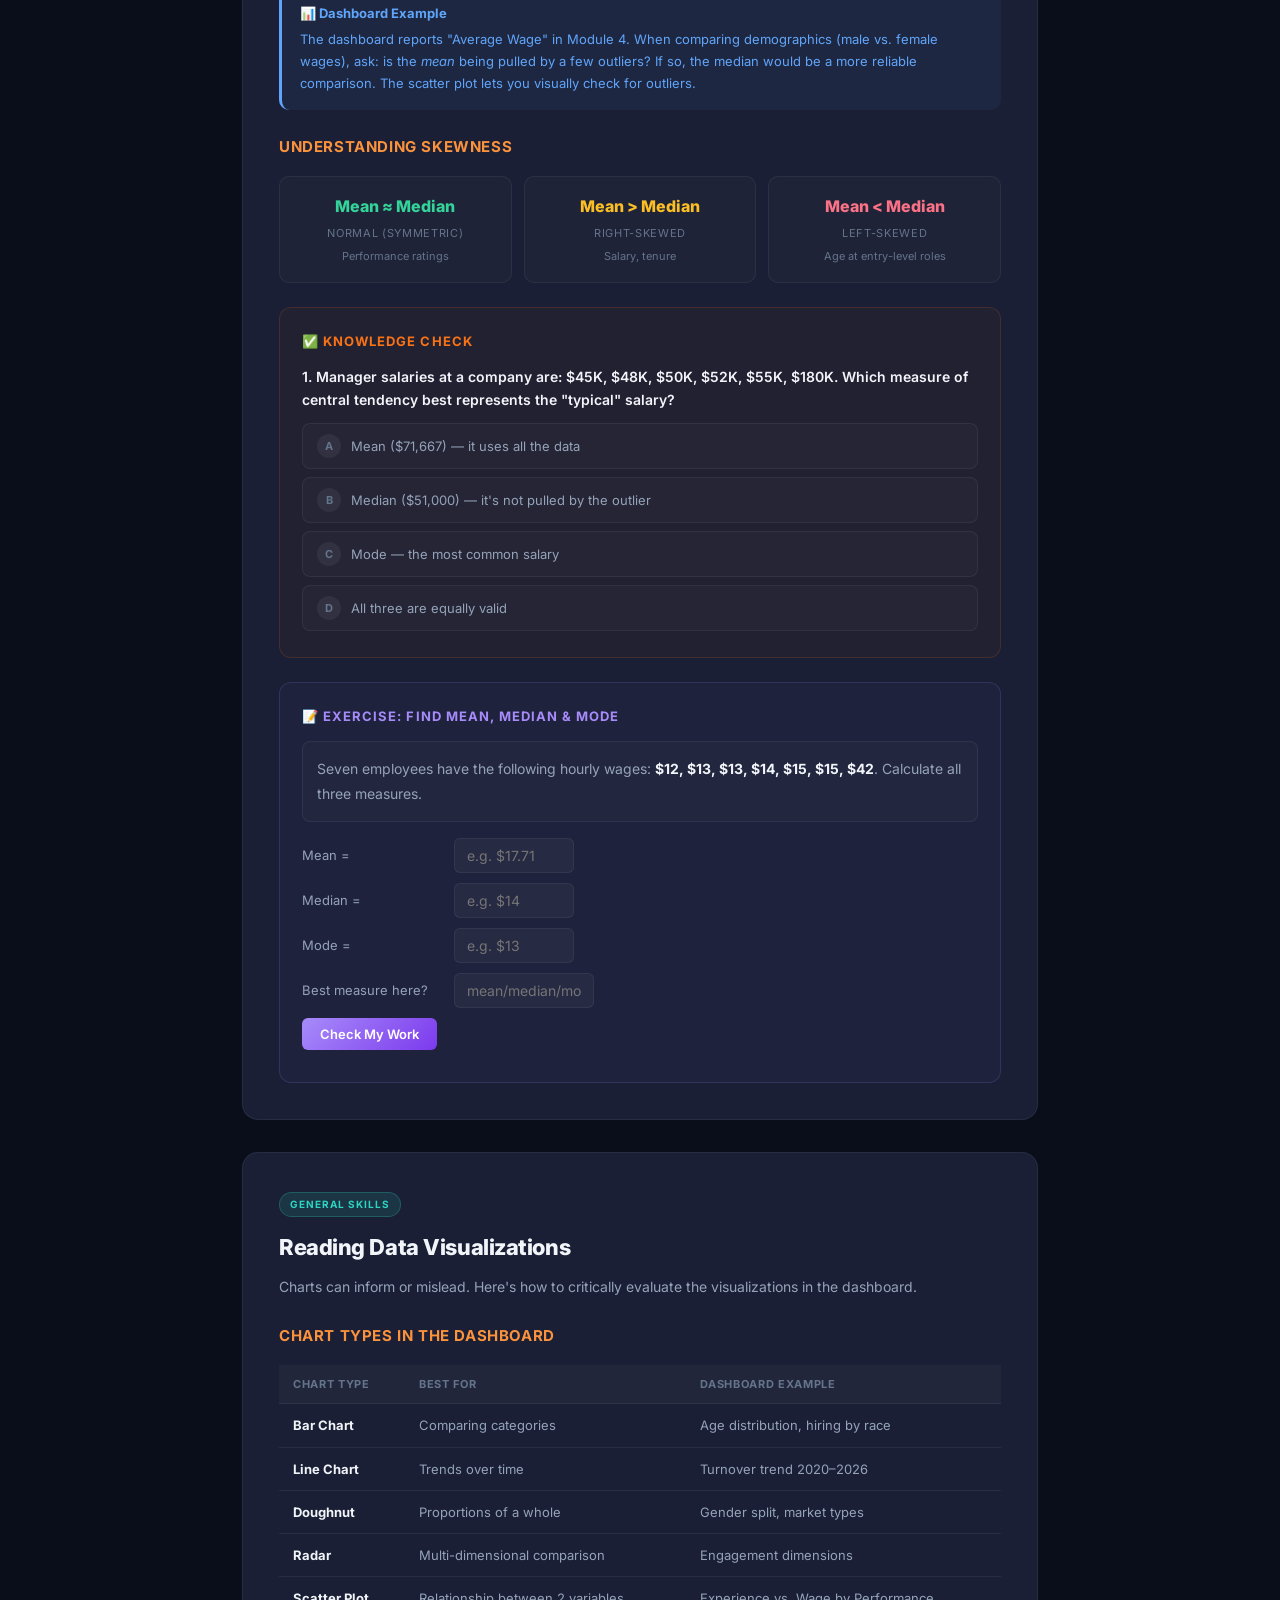
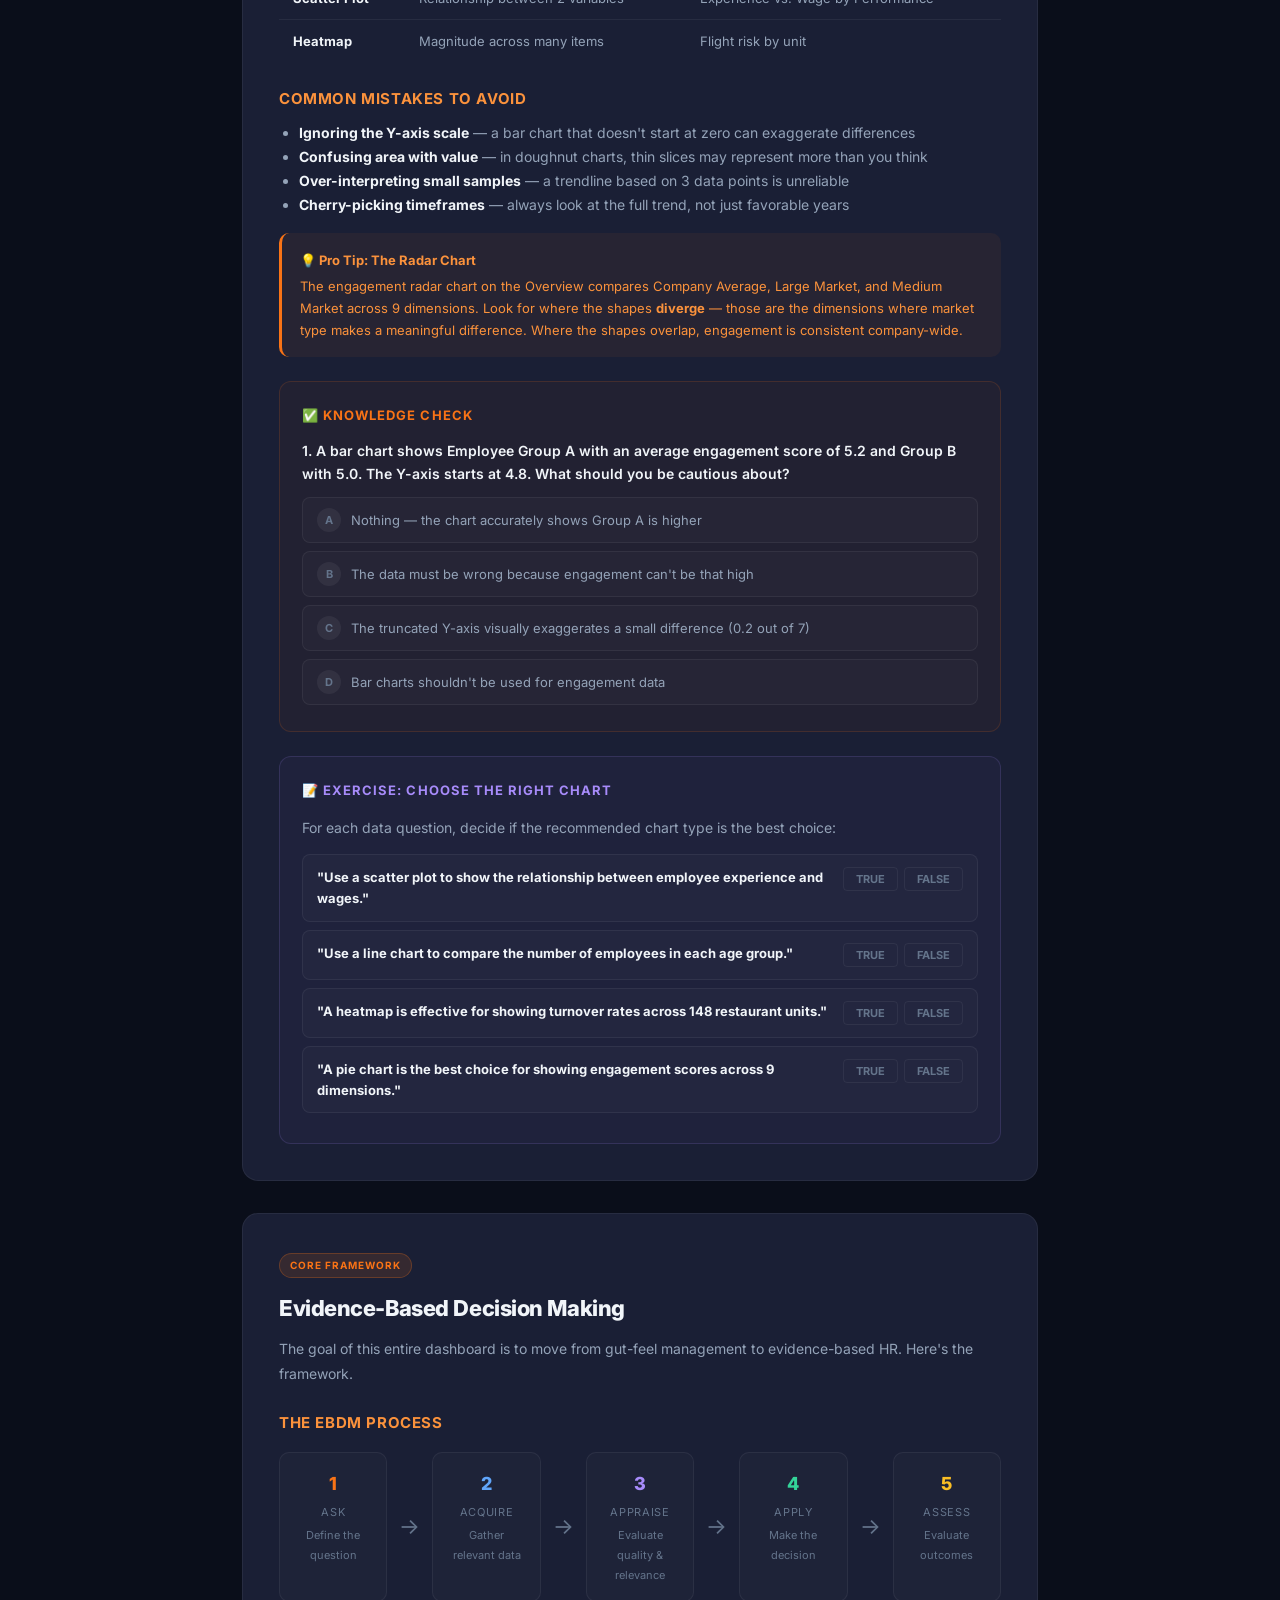
<file: resources.html>
<!DOCTYPE html>
<html lang="en">
<head>
    <meta charset="UTF-8">
    <meta name="viewport" content="width=device-width, initial-scale=1.0">
    <title>Learn More — HR Analytics Tutorials</title>
    <meta name="description" content="Statistical and analytical tutorials for the Mr. Macky's HR Analytics Dashboard — correlation vs causation, variance, adverse impact, and more.">
    <link href="https://fonts.googleapis.com/css2?family=Inter:wght@300;400;500;600;700;800;900&family=Playfair+Display:wght@700;800&display=swap" rel="stylesheet">
    <style>
        :root {
            --bg: #0a0e1a;
            --bg2: #111827;
            --card: #1a1f35;
            --card-hover: #222845;
            --accent: #f97316;
            --accent2: #fb923c;
            --purple: #a78bfa;
            --teal: #2dd4bf;
            --rose: #fb7185;
            --blue: #60a5fa;
            --green: #34d399;
            --amber: #fbbf24;
            --red: #ef4444;
            --text: #f1f5f9;
            --text2: #94a3b8;
            --text3: #64748b;
            --border: rgba(255,255,255,0.06);
        }
        *, *::before, *::after { box-sizing: border-box; margin: 0; padding: 0; }
        html { scroll-behavior: smooth; }
        body {
            font-family: 'Inter', -apple-system, sans-serif;
            background: var(--bg);
            color: var(--text);
            line-height: 1.7;
        }
        ::-webkit-scrollbar { width: 6px; }
        ::-webkit-scrollbar-track { background: var(--bg); }
        ::-webkit-scrollbar-thumb { background: var(--text3); border-radius: 3px; }

        /* ===== Top Navigation ===== */
        .topnav {
            position: sticky;
            top: 0;
            z-index: 100;
            background: rgba(10,14,26,0.92);
            backdrop-filter: blur(20px);
            border-bottom: 1px solid var(--border);
            padding: 0 32px;
            display: flex;
            align-items: center;
            height: 60px;
            gap: 20px;
        }
        .topnav-brand {
            display: flex;
            align-items: center;
            gap: 10px;
            text-decoration: none;
            color: var(--text);
            font-weight: 700;
            font-size: 15px;
            flex-shrink: 0;
        }
        .topnav-brand .brand-icon {
            width: 34px; height: 34px; border-radius: 8px;
            background: linear-gradient(135deg, var(--accent), #ea580c);
            display: flex; align-items: center; justify-content: center;
            font-size: 18px;
        }
        .topnav-title {
            font-size: 16px;
            font-weight: 700;
            color: var(--text);
            margin-left: auto;
        }
        .topnav-back {
            margin-left: auto;
            font-size: 13px;
            color: var(--text3);
            text-decoration: none;
            padding: 6px 14px;
            border-radius: 6px;
            border: 1px solid var(--border);
            transition: all 0.15s;
        }
        .topnav-back:hover { color: var(--text); border-color: rgba(255,255,255,0.2); background: rgba(255,255,255,0.04); }

        /* ===== Hero ===== */
        .hero {
            background: linear-gradient(135deg, #1a1040 0%, #0f1629 40%, #1a0f0a 100%);
            padding: 60px 32px;
            border-bottom: 1px solid var(--border);
            position: relative;
            overflow: hidden;
        }
        .hero::before {
            content: '';
            position: absolute; inset: 0;
            background: radial-gradient(circle at 25% 50%, rgba(249,115,22,0.1) 0%, transparent 60%),
                        radial-gradient(circle at 80% 70%, rgba(167,139,250,0.06) 0%, transparent 50%);
            pointer-events: none;
        }
        .hero-inner { max-width: 800px; margin: 0 auto; position: relative; z-index: 2; }
        .hero h1 {
            font-family: 'Playfair Display', serif;
            font-size: 38px; font-weight: 800;
            background: linear-gradient(135deg, var(--accent), var(--accent2), var(--amber));
            -webkit-background-clip: text; -webkit-text-fill-color: transparent; background-clip: text;
            margin-bottom: 12px;
        }
        .hero p { color: var(--text2); font-size: 16px; max-width: 600px; }

        /* ===== Learning Hub ===== */
        .learning-hub {
            background: var(--bg2);
            border-bottom: 1px solid var(--border);
            padding: 36px 32px 40px;
        }
        .hub-inner {
            max-width: 900px;
            margin: 0 auto;
        }
        .hub-label {
            font-size: 11px;
            font-weight: 700;
            text-transform: uppercase;
            letter-spacing: 0.12em;
            color: var(--text3);
            margin-bottom: 18px;
        }
        .hub-grid {
            display: grid;
            grid-template-columns: repeat(2, 1fr);
            gap: 12px;
        }
        @media (max-width: 700px) {
            .hub-grid { grid-template-columns: 1fr; }
        }

        .lspace-card {
            display: flex;
            align-items: center;
            gap: 14px;
            padding: 16px 18px;
            background: rgba(255,255,255,0.025);
            border: 1px solid var(--border);
            border-radius: 14px;
            text-decoration: none;
            color: inherit;
            transition: all 0.25s ease;
            cursor: pointer;
        }
        .lspace-card:hover {
            background: rgba(255,255,255,0.05);
            border-color: rgba(255,255,255,0.15);
            transform: translateY(-2px);
            box-shadow: 0 8px 24px rgba(0,0,0,0.3);
        }
        .lspace-icon {
            width: 48px;
            height: 48px;
            min-width: 48px;
            border-radius: 12px;
            display: flex;
            align-items: center;
            justify-content: center;
            font-size: 22px;
        }
        .lspace-info {
            flex: 1;
            min-width: 0;
        }
        .lspace-tag {
            display: inline-block;
            font-size: 9px;
            font-weight: 700;
            text-transform: uppercase;
            letter-spacing: 0.08em;
            padding: 2px 8px;
            border-radius: 12px;
            margin-bottom: 4px;
        }
        .tag-m1 { background: rgba(96,165,250,0.12); color: var(--blue); }
        .tag-m2 { background: rgba(251,113,133,0.12); color: var(--rose); }
        .tag-m3 { background: rgba(167,139,250,0.12); color: var(--purple); }
        .tag-m4 { background: rgba(52,211,153,0.12); color: var(--green); }
        .tag-core { background: rgba(249,115,22,0.12); color: var(--accent); }
        .tag-overview { background: rgba(45,212,191,0.12); color: var(--teal); }

        .lspace-title {
            font-size: 14px;
            font-weight: 700;
            color: var(--text);
            line-height: 1.3;
        }
        .lspace-desc {
            font-size: 12px;
            color: var(--text3);
            line-height: 1.45;
            margin-top: 2px;
        }
        .lspace-arrow {
            font-size: 18px;
            color: var(--text3);
            transition: all 0.25s;
            flex-shrink: 0;
        }
        .lspace-card:hover .lspace-arrow {
            color: var(--accent);
            transform: translateX(3px);
        }

        /* Floating Back to Top */
        .back-to-top {
            position: fixed;
            bottom: 28px;
            right: 28px;
            background: linear-gradient(135deg, var(--accent), #ea580c);
            color: white;
            border: none;
            padding: 10px 18px;
            border-radius: 24px;
            font-size: 13px;
            font-weight: 700;
            cursor: pointer;
            box-shadow: 0 4px 20px rgba(249,115,22,0.35);
            opacity: 0;
            transform: translateY(12px);
            transition: all 0.3s ease;
            z-index: 200;
            font-family: 'Inter', sans-serif;
        }
        .back-to-top.visible {
            opacity: 1;
            transform: translateY(0);
        }
        .back-to-top:hover {
            transform: translateY(-2px);
            box-shadow: 0 6px 28px rgba(249,115,22,0.5);
        }

        /* ===== Main Container ===== */
        .container { max-width: 860px; margin: 0 auto; padding: 40px 32px 80px; }

        /* ===== Tutorial Cards ===== */
        .tutorial {
            background: var(--card);
            border: 1px solid var(--border);
            border-radius: 16px;
            padding: 36px;
            margin-bottom: 32px;
            transition: border-color 0.3s;
            scroll-margin-top: 140px;
        }
        .tutorial:hover { border-color: rgba(249,115,22,0.2); }

        .tutorial-badge {
            display: inline-block;
            font-size: 10px; font-weight: 700;
            text-transform: uppercase;
            letter-spacing: 0.1em;
            padding: 3px 10px;
            border-radius: 16px;
            margin-bottom: 12px;
        }
        .badge-m1 { background: rgba(96,165,250,0.12); color: var(--blue); border: 1px solid rgba(96,165,250,0.25); }
        .badge-m2 { background: rgba(251,113,133,0.12); color: var(--rose); border: 1px solid rgba(251,113,133,0.25); }
        .badge-m3 { background: rgba(167,139,250,0.12); color: var(--purple); border: 1px solid rgba(167,139,250,0.25); }
        .badge-m4 { background: rgba(52,211,153,0.12); color: var(--green); border: 1px solid rgba(52,211,153,0.25); }
        .badge-core { background: rgba(249,115,22,0.12); color: var(--accent); border: 1px solid rgba(249,115,22,0.25); }
        .badge-overview { background: rgba(45,212,191,0.12); color: var(--teal); border: 1px solid rgba(45,212,191,0.25); }

        .tutorial h2 {
            font-size: 22px; font-weight: 800; margin-bottom: 8px;
            letter-spacing: -0.02em; color: var(--text);
        }
        .tutorial-lead {
            font-size: 15px; color: var(--text2); margin-bottom: 20px;
            line-height: 1.7;
        }

        .tutorial h3 {
            font-size: 15px; font-weight: 700; color: var(--accent2);
            margin: 24px 0 10px; text-transform: uppercase; letter-spacing: 0.04em;
        }
        .tutorial p { font-size: 14px; color: var(--text2); margin-bottom: 14px; line-height: 1.8; }
        .tutorial strong { color: var(--text); }

        /* --- Callout boxes --- */
        .callout {
            border-radius: 10px;
            padding: 16px 18px;
            margin: 16px 0;
            font-size: 13px;
            line-height: 1.7;
        }
        .callout-example {
            background: rgba(96,165,250,0.06);
            border-left: 3px solid var(--blue);
            color: var(--blue);
        }
        .callout-warning {
            background: rgba(251,191,36,0.06);
            border-left: 3px solid var(--amber);
            color: var(--amber);
        }
        .callout-key {
            background: rgba(249,115,22,0.06);
            border-left: 3px solid var(--accent);
            color: var(--accent2);
        }
        .callout-formula {
            background: rgba(167,139,250,0.06);
            border-left: 3px solid var(--purple);
            color: var(--purple);
            font-family: 'Inter', monospace;
        }
        .callout strong { color: inherit; }
        .callout-label { font-weight: 700; display: block; margin-bottom: 4px; }

        /* --- Compare table --- */
        .compare-table {
            width: 100%;
            border-collapse: separate;
            border-spacing: 0;
            margin: 16px 0;
            font-size: 13px;
        }
        .compare-table th {
            text-align: left;
            padding: 10px 14px;
            background: rgba(255,255,255,0.03);
            border-bottom: 1px solid var(--border);
            color: var(--text3);
            font-size: 11px;
            text-transform: uppercase;
            letter-spacing: 0.06em;
            font-weight: 700;
        }
        .compare-table td {
            padding: 10px 14px;
            border-bottom: 1px solid var(--border);
            color: var(--text2);
            vertical-align: top;
        }
        .compare-table tr:last-child td { border-bottom: none; }
        .compare-table .col-yes { color: var(--green); font-weight: 600; }
        .compare-table .col-no { color: var(--red); font-weight: 600; }

        /* --- Diagram boxes --- */
        .diagram-row {
            display: flex;
            gap: 12px;
            margin: 16px 0;
        }
        .diagram-box {
            flex: 1;
            background: rgba(255,255,255,0.02);
            border: 1px solid var(--border);
            border-radius: 10px;
            padding: 16px;
            text-align: center;
        }
        .diagram-box .diagram-val {
            font-size: 24px;
            font-weight: 800;
            margin-bottom: 4px;
        }
        .diagram-box .diagram-label {
            font-size: 11px;
            color: var(--text3);
            text-transform: uppercase;
            letter-spacing: 0.06em;
        }
        .diagram-arrow {
            display: flex;
            align-items: center;
            font-size: 22px;
            color: var(--text3);
            flex-shrink: 0;
        }

        /* --- Quiz / Check your understanding --- */
        .quiz-box {
            background: rgba(255,255,255,0.02);
            border: 1px solid var(--border);
            border-radius: 10px;
            padding: 18px;
            margin: 16px 0;
        }
        .quiz-box .quiz-q {
            font-size: 14px; font-weight: 600; color: var(--text);
            margin-bottom: 10px;
        }
        .quiz-box .quiz-q::before {
            content: '🧠 ';
        }
        .quiz-reveal {
            background: none;
            border: 1px solid var(--border);
            color: var(--text3);
            padding: 6px 14px;
            border-radius: 6px;
            font-family: inherit;
            font-size: 12px;
            cursor: pointer;
            transition: all 0.15s;
        }
        .quiz-reveal:hover { color: var(--text); border-color: rgba(255,255,255,0.2); }
        .quiz-answer {
            display: none;
            margin-top: 10px;
            padding: 12px 14px;
            background: rgba(52,211,153,0.06);
            border-radius: 8px;
            font-size: 13px;
            color: var(--green);
            line-height: 1.7;
        }
        .quiz-answer.show { display: block; }

        /* --- Knowledge Check (multiple choice) --- */
        .kc-section {
            background: rgba(249,115,22,0.04);
            border: 1px solid rgba(249,115,22,0.15);
            border-radius: 12px;
            padding: 22px;
            margin-top: 24px;
        }
        .kc-title {
            font-size: 13px; font-weight: 700; color: var(--accent);
            text-transform: uppercase; letter-spacing: 0.08em;
            margin-bottom: 14px;
        }
        .kc-title::before { content: '✅ '; }
        .kc-question {
            font-size: 14px; font-weight: 600; color: var(--text);
            margin-bottom: 12px; line-height: 1.6;
        }
        .kc-options { list-style: none; display: flex; flex-direction: column; gap: 8px; margin-bottom: 4px; }
        .kc-option {
            display: flex; align-items: center; gap: 10px;
            padding: 10px 14px; border-radius: 8px;
            border: 1px solid var(--border);
            background: rgba(255,255,255,0.02);
            cursor: pointer; font-size: 13px; color: var(--text2);
            transition: all 0.15s;
        }
        .kc-option:hover { border-color: rgba(255,255,255,0.15); background: rgba(255,255,255,0.04); }
        .kc-option .kc-letter {
            width: 24px; height: 24px; border-radius: 50%;
            background: rgba(255,255,255,0.06); color: var(--text3);
            display: flex; align-items: center; justify-content: center;
            font-size: 11px; font-weight: 700; flex-shrink: 0;
        }
        .kc-option.selected { border-color: var(--blue); background: rgba(96,165,250,0.08); }
        .kc-option.correct { border-color: var(--green); background: rgba(52,211,153,0.1); color: var(--green); }
        .kc-option.correct .kc-letter { background: var(--green); color: #000; }
        .kc-option.incorrect { border-color: var(--red); background: rgba(239,68,68,0.08); color: var(--red); opacity: 0.7; }
        .kc-option.incorrect .kc-letter { background: var(--red); color: #fff; }
        .kc-option.disabled { pointer-events: none; }
        .kc-feedback {
            display: none; margin-top: 10px; padding: 12px 14px;
            border-radius: 8px; font-size: 13px; line-height: 1.7;
        }
        .kc-feedback.show { display: block; }
        .kc-feedback.correct-fb { background: rgba(52,211,153,0.08); color: var(--green); }
        .kc-feedback.incorrect-fb { background: rgba(239,68,68,0.08); color: var(--rose); }

        /* --- Score Tracker --- */
        .score-tracker {
            position: fixed; bottom: 24px; right: 24px;
            background: rgba(17,24,39,0.95); backdrop-filter: blur(12px);
            border: 1px solid var(--border); border-radius: 14px;
            padding: 14px 20px;
            display: flex; align-items: center; gap: 14px;
            z-index: 200; box-shadow: 0 8px 32px rgba(0,0,0,0.4);
            transition: transform 0.3s;
        }
        .score-tracker.hidden { transform: translateY(100px); }
        .score-ring {
            width: 44px; height: 44px; position: relative;
        }
        .score-ring svg { transform: rotate(-90deg); }
        .score-ring .ring-bg { stroke: rgba(255,255,255,0.06); }
        .score-ring .ring-fill { stroke: var(--green); transition: stroke-dashoffset 0.6s ease; }
        .score-num {
            position: absolute; inset: 0;
            display: flex; align-items: center; justify-content: center;
            font-size: 13px; font-weight: 800; color: var(--text);
        }
        .score-label { font-size: 12px; color: var(--text3); }
        .score-label strong { color: var(--text); font-size: 14px; display: block; }

        /* --- Scenario Exercise --- */
        .exercise-box {
            background: rgba(167,139,250,0.04);
            border: 1px solid rgba(167,139,250,0.15);
            border-radius: 12px;
            padding: 22px;
            margin-top: 24px;
        }
        .exercise-title {
            font-size: 13px; font-weight: 700; color: var(--purple);
            text-transform: uppercase; letter-spacing: 0.08em;
            margin-bottom: 14px;
        }
        .exercise-title::before { content: '📝 '; }
        .exercise-scenario {
            font-size: 14px; color: var(--text2); line-height: 1.8;
            margin-bottom: 16px; padding: 14px; border-radius: 8px;
            background: rgba(255,255,255,0.02); border: 1px solid var(--border);
        }
        .exercise-scenario strong { color: var(--text); }
        .exercise-tasks { list-style: none; counter-reset: task; margin-bottom: 14px; }
        .exercise-tasks li {
            counter-increment: task;
            padding: 8px 0 8px 32px; position: relative;
            font-size: 13px; color: var(--text2); line-height: 1.7;
        }
        .exercise-tasks li::before {
            content: counter(task); position: absolute; left: 0; top: 8px;
            width: 22px; height: 22px; border-radius: 50%;
            background: rgba(167,139,250,0.12); color: var(--purple);
            font-size: 11px; font-weight: 700;
            display: flex; align-items: center; justify-content: center;
        }

        /* --- Calculation input --- */
        .calc-row { display: flex; gap: 12px; align-items: center; margin: 10px 0; flex-wrap: wrap; }
        .calc-label { font-size: 13px; color: var(--text2); min-width: 140px; }
        .calc-input {
            background: rgba(255,255,255,0.04); border: 1px solid var(--border);
            border-radius: 6px; padding: 8px 12px; font-family: inherit;
            font-size: 14px; color: var(--text); width: 120px;
            transition: border-color 0.15s;
        }
        .calc-input:focus { outline: none; border-color: var(--purple); }
        .calc-input.correct-input { border-color: var(--green); background: rgba(52,211,153,0.06); }
        .calc-input.incorrect-input { border-color: var(--red); background: rgba(239,68,68,0.06); }
        .calc-check {
            background: linear-gradient(135deg, var(--purple), #7c3aed);
            border: none; color: #fff; padding: 8px 18px; border-radius: 6px;
            font-family: inherit; font-size: 13px; font-weight: 600;
            cursor: pointer; transition: opacity 0.15s;
        }
        .calc-check:hover { opacity: 0.85; }
        .calc-result {
            display: none; margin-top: 8px; padding: 10px 14px;
            border-radius: 8px; font-size: 13px; line-height: 1.7;
        }
        .calc-result.show { display: block; }
        .calc-result.correct-r { background: rgba(52,211,153,0.08); color: var(--green); }
        .calc-result.incorrect-r { background: rgba(239,68,68,0.08); color: var(--rose); }

        /* --- Matching Exercise --- */
        .match-grid { display: grid; grid-template-columns: 1fr 1fr; gap: 12px; margin: 12px 0; }
        .match-col-header {
            font-size: 11px; font-weight: 700; text-transform: uppercase;
            letter-spacing: 0.06em; color: var(--text3); padding: 4px 0;
        }
        .match-item {
            padding: 10px 14px; border-radius: 8px; font-size: 13px;
            border: 1px solid var(--border); background: rgba(255,255,255,0.02);
            color: var(--text2); cursor: pointer; transition: all 0.15s;
            text-align: center;
        }
        .match-item:hover { border-color: rgba(255,255,255,0.15); }
        .match-item.match-selected { border-color: var(--blue); background: rgba(96,165,250,0.08); color: var(--blue); }
        .match-item.match-correct { border-color: var(--green); background: rgba(52,211,153,0.08); color: var(--green); }
        .match-item.match-wrong { border-color: var(--red); background: rgba(239,68,68,0.06); color: var(--red); }
        .match-item.match-disabled { pointer-events: none; opacity: 0.6; }

        /* --- True/False exercise --- */
        .tf-statement {
            display: flex; align-items: flex-start; gap: 12px;
            padding: 12px 14px; border-radius: 8px; margin: 8px 0;
            border: 1px solid var(--border); background: rgba(255,255,255,0.02);
            font-size: 13px; color: var(--text2); line-height: 1.6;
        }
        .tf-btns { display: flex; gap: 6px; flex-shrink: 0; }
        .tf-btn {
            padding: 4px 12px; border-radius: 4px; font-size: 11px; font-weight: 700;
            border: 1px solid var(--border); background: none; color: var(--text3);
            cursor: pointer; transition: all 0.15s; font-family: inherit;
        }
        .tf-btn:hover { border-color: rgba(255,255,255,0.2); color: var(--text); }
        .tf-btn.tf-correct { border-color: var(--green); color: var(--green); background: rgba(52,211,153,0.08); }
        .tf-btn.tf-wrong { border-color: var(--red); color: var(--red); background: rgba(239,68,68,0.06); }
        .tf-btn.tf-disabled { pointer-events: none; }
        .tf-explain {
            display: none; font-size: 12px; margin-top: 6px; padding: 8px 10px;
            border-radius: 6px; line-height: 1.6;
        }
        .tf-explain.show { display: block; }
        .tf-explain.tf-right { background: rgba(52,211,153,0.06); color: var(--green); }
        .tf-explain.tf-incorrect { background: rgba(239,68,68,0.06); color: var(--rose); }

        /* ===== Responsive ===== */
        @media (max-width: 768px) {
            .hero { padding: 36px 20px; }
            .hero h1 { font-size: 28px; }
            .container { padding: 24px 16px 60px; }
            .tutorial { padding: 24px; }
            .toc-bar { padding: 10px 16px; }
            .diagram-row { flex-direction: column; }
            .diagram-arrow { justify-content: center; transform: rotate(90deg); }
            .score-tracker { bottom: 12px; right: 12px; }
        }
    </style>
</head>
<body>
    <!-- Top Navigation -->
    <nav class="topnav">
        <a href="index.html" class="topnav-brand">
            <div class="brand-icon">🦐</div>
            <span>Mr. Macky's</span>
        </a>
        <span class="topnav-title">📖 Learn More</span>
        <a href="index.html" class="topnav-back">← Back to Dashboard</a>
    </nav>

    <!-- Hero -->
    <div class="hero">
        <div class="hero-inner">
            <h1>Analytics Toolkit</h1>
            <p>Master the analytical skills you need for the HR Dashboard. Choose a learning space below to begin.</p>
        </div>
    </div>

    <!-- Learning Spaces Navigation Hub -->
    <div class="learning-hub">
        <div class="hub-inner">
            <div class="hub-label">Choose a Learning Space</div>
            <div class="hub-grid">
                <a href="#t1" class="lspace-card" data-color="green">
                    <div class="lspace-icon" style="background: linear-gradient(135deg, rgba(52,211,153,0.2), rgba(52,211,153,0.05));">🔗</div>
                    <div class="lspace-info">
                        <span class="lspace-tag tag-m4">Module 4 · Overview</span>
                        <div class="lspace-title">Correlation vs. Causation</div>
                        <div class="lspace-desc">Learn why two things moving together doesn't mean one causes the other.</div>
                    </div>
                    <div class="lspace-arrow">→</div>
                </a>
                <a href="#t2" class="lspace-card" data-color="blue">
                    <div class="lspace-icon" style="background: linear-gradient(135deg, rgba(96,165,250,0.2), rgba(96,165,250,0.05));">📊</div>
                    <div class="lspace-info">
                        <span class="lspace-tag tag-m1">Module 1</span>
                        <div class="lspace-title">Variance &amp; Comparing Means</div>
                        <div class="lspace-desc">Understand how data spreads and compare averages across groups.</div>
                    </div>
                    <div class="lspace-arrow">→</div>
                </a>
                <a href="#t3" class="lspace-card" data-color="purple">
                    <div class="lspace-icon" style="background: linear-gradient(135deg, rgba(167,139,250,0.2), rgba(167,139,250,0.05));">⚖️</div>
                    <div class="lspace-info">
                        <span class="lspace-tag tag-m3">Module 3</span>
                        <div class="lspace-title">Adverse Impact (4/5ths Rule)</div>
                        <div class="lspace-desc">Calculate whether selection procedures show discriminatory patterns.</div>
                    </div>
                    <div class="lspace-arrow">→</div>
                </a>
                <a href="#t4" class="lspace-card" data-color="rose">
                    <div class="lspace-icon" style="background: linear-gradient(135deg, rgba(251,113,133,0.2), rgba(251,113,133,0.05));">📉</div>
                    <div class="lspace-info">
                        <span class="lspace-tag tag-m2">Module 2</span>
                        <div class="lspace-title">Turnover Rate Formulas</div>
                        <div class="lspace-desc">Master the formulas to quantify employee exits and cost impact.</div>
                    </div>
                    <div class="lspace-arrow">→</div>
                </a>
                <a href="#t5" class="lspace-card" data-color="amber">
                    <div class="lspace-icon" style="background: linear-gradient(135deg, rgba(251,191,36,0.2), rgba(251,191,36,0.05));">🎯</div>
                    <div class="lspace-info">
                        <span class="lspace-tag tag-m3">Module 3</span>
                        <div class="lspace-title">Selection &amp; Validity</div>
                        <div class="lspace-desc">Evaluate whether hiring tools actually predict job success.</div>
                    </div>
                    <div class="lspace-arrow">→</div>
                </a>
                <a href="#t6" class="lspace-card" data-color="teal">
                    <div class="lspace-icon" style="background: linear-gradient(135deg, rgba(45,212,191,0.2), rgba(45,212,191,0.05));">📈</div>
                    <div class="lspace-info">
                        <span class="lspace-tag tag-core">Core Concept</span>
                        <div class="lspace-title">Central Tendency &amp; Distributions</div>
                        <div class="lspace-desc">Mean, median, mode — and why the shape of data matters.</div>
                    </div>
                    <div class="lspace-arrow">→</div>
                </a>
                <a href="#t7" class="lspace-card" data-color="orange">
                    <div class="lspace-icon" style="background: linear-gradient(135deg, rgba(249,115,22,0.2), rgba(249,115,22,0.05));">👁️</div>
                    <div class="lspace-info">
                        <span class="lspace-tag tag-overview">Dashboard Skills</span>
                        <div class="lspace-title">Reading Data Visualizations</div>
                        <div class="lspace-desc">Interpret bar charts, scatter plots, doughnuts, and radar charts.</div>
                    </div>
                    <div class="lspace-arrow">→</div>
                </a>
                <a href="#t8" class="lspace-card" data-color="indigo">
                    <div class="lspace-icon" style="background: linear-gradient(135deg, rgba(129,140,248,0.2), rgba(129,140,248,0.05));">🧠</div>
                    <div class="lspace-info">
                        <span class="lspace-tag tag-core">Core Concept</span>
                        <div class="lspace-title">Evidence-Based Decision Making</div>
                        <div class="lspace-desc">Turn raw data into actionable recommendations with confidence.</div>
                    </div>
                    <div class="lspace-arrow">→</div>
                </a>
            </div>
        </div>
    </div>

    <!-- Floating Back to Top -->
    <button class="back-to-top" id="backToTop" onclick="window.scrollTo({top: 0, behavior: 'smooth'})">
        ↑ Learning Spaces
    </button>

    <!-- Tutorials -->
    <div class="container">

        <!-- TUTORIAL 1: Correlation vs. Causation -->
        <div class="tutorial" id="t1">
            <span class="tutorial-badge badge-m4">Module 4 · Overview</span>
            <h2>Correlation vs. Causation</h2>
            <p class="tutorial-lead">Just because two things move together doesn't mean one causes the other. This is arguably the most important concept in data analysis.</p>

            <h3>What is Correlation?</h3>
            <p><strong>Correlation</strong> measures the strength and direction of a relationship between two variables. When variable A goes up and variable B also goes up, they are <strong>positively correlated</strong>. When one goes up and the other goes down, they are <strong>negatively correlated</strong>.</p>

            <div class="callout callout-example">
                <span class="callout-label">📊 Dashboard Example</span>
                In Module 4 (Compensation), you can see that employees with higher prior experience tend to have higher wages. This is a <strong>positive correlation</strong>. But does experience actually <em>cause</em> better performance?
            </div>

            <h3>What is Causation?</h3>
            <p><strong>Causation</strong> means one variable directly influences another. Establishing causation typically requires a controlled experiment or rigorous statistical methods — not just observing patterns in data.</p>

            <h3>Why It Matters in HR</h3>
            <table class="compare-table">
                <tr><th>Observation</th><th>Correlation?</th><th>Causation?</th></tr>
                <tr><td>Higher engagement → Higher profit</td><td class="col-yes">Likely yes</td><td class="col-no">Not proven</td></tr>
                <tr><td>More experience → Higher wages</td><td class="col-yes">Yes</td><td class="col-no">Wages may reflect tenure, not value</td></tr>
                <tr><td>Lower performance → Higher turnover</td><td class="col-yes">Yes</td><td class="col-no">Could be reversed: turnover causes disengagement</td></tr>
                <tr><td>Recruitment source → Manager quality</td><td class="col-yes">Possibly</td><td class="col-no">Other factors (personality, training) confound</td></tr>
            </table>

            <div class="callout callout-warning">
                <span class="callout-label">⚠️ Common Trap</span>
                When the dashboard shows that medium-market units have higher engagement but lower profit, it's tempting to conclude that engagement doesn't matter. But there may be a <strong>third variable</strong> (e.g., market size, customer volume) driving both. This is called a <strong>confounding variable</strong>.
            </div>

            <div class="quiz-box">
                <div class="quiz-q">If units with higher manager performance ratings have higher profit, can we conclude that better managers cause more profit?</div>
                <button class="quiz-reveal" onclick="toggleAnswer(this)">Reveal Answer</button>
                <div class="quiz-answer">Not necessarily. While better management likely contributes to profit, profitable units may also have stronger support systems, better locations, or higher customer traffic — all of which could make management <em>easier</em> and inflate ratings. To establish causation, we'd need to control for these confounds (e.g., compare managers who moved between low- and high-profit units).</div>
            </div>

            <div class="kc-section">
                <div class="kc-title">Knowledge Check</div>

                <div class="kc-question">1. A company finds that employees who attend wellness programs have lower absenteeism. What can we conclude?</div>
                <ul class="kc-options" data-correct="2">
                    <li class="kc-option" data-idx="0"><span class="kc-letter">A</span> Wellness programs cause lower absenteeism</li>
                    <li class="kc-option" data-idx="1"><span class="kc-letter">B</span> Lower absenteeism causes employees to join wellness programs</li>
                    <li class="kc-option" data-idx="2"><span class="kc-letter">C</span> There is a correlation, but we cannot determine causation from this data alone</li>
                    <li class="kc-option" data-idx="3"><span class="kc-letter">D</span> The data is unreliable and should be discarded</li>
                </ul>
                <div class="kc-feedback correct-fb">✅ Correct! This is a correlation. Self-selection bias may explain it — healthier employees may be more likely to sign up for wellness programs <em>and</em> have lower absenteeism.</div>
                <div class="kc-feedback incorrect-fb">❌ Not quite. We can only say there's a <strong>correlation</strong>. Self-selection bias is likely at work — employees who care about health may both join wellness programs and have lower absenteeism.</div>

                <div class="kc-question" style="margin-top: 18px;">2. What is a "confounding variable"?</div>
                <ul class="kc-options" data-correct="1">
                    <li class="kc-option" data-idx="0"><span class="kc-letter">A</span> A variable that is always measured incorrectly</li>
                    <li class="kc-option" data-idx="1"><span class="kc-letter">B</span> A third variable that influences both the independent and dependent variables</li>
                    <li class="kc-option" data-idx="2"><span class="kc-letter">C</span> A variable that has no relationship to the study</li>
                    <li class="kc-option" data-idx="3"><span class="kc-letter">D</span> The dependent variable in a causal study</li>
                </ul>
                <div class="kc-feedback correct-fb">✅ Correct! A confounding variable creates a spurious association between two variables by influencing both. For example, market size affects both engagement levels and profit.</div>
                <div class="kc-feedback incorrect-fb">❌ The answer is B. A confound is a third variable that influences both variables under study, creating a misleading appearance of a direct relationship.</div>
            </div>

            <div class="exercise-box">
                <div class="exercise-title">Exercise: Spot the Correlation Trap</div>
                <p style="font-size: 14px; color: var(--text2); margin-bottom: 14px;">For each scenario below, indicate whether the conclusion is valid (True) or a correlation trap (False):</p>

                <div class="tf-statement" data-answer="false">
                    <div style="flex: 1;">
                        <strong style="color: var(--text);">"Units with more experienced managers have higher profit, so experience causes profitability."</strong>
                        <div class="tf-explain tf-right">✅ Correct — False! Experienced managers may be assigned to already-profitable units. Location, market size, and customer base could all drive both manager assignment and profit.</div>
                        <div class="tf-explain tf-incorrect">❌ This is False. Experienced managers may be preferentially assigned to better locations. The correlation doesn't prove direction of causality.</div>
                    </div>
                    <div class="tf-btns">
                        <button class="tf-btn" onclick="checkTF(this, true)">TRUE</button>
                        <button class="tf-btn" onclick="checkTF(this, false)">FALSE</button>
                    </div>
                </div>

                <div class="tf-statement" data-answer="true">
                    <div style="flex: 1;">
                        <strong style="color: var(--text);">"We can observe a correlation between engagement scores and employee retention rates."</strong>
                        <div class="tf-explain tf-right">✅ Correct — True! This statement correctly claims only a correlation, not causation. Observing relationships is valid; the error would be claiming one causes the other.</div>
                        <div class="tf-explain tf-incorrect">❌ This is True. The statement only claims a correlation exists — it doesn't assert causation. That's a scientifically appropriate claim.</div>
                    </div>
                    <div class="tf-btns">
                        <button class="tf-btn" onclick="checkTF(this, true)">TRUE</button>
                        <button class="tf-btn" onclick="checkTF(this, false)">FALSE</button>
                    </div>
                </div>

                <div class="tf-statement" data-answer="false">
                    <div style="flex: 1;">
                        <strong style="color: var(--text);">"Employees who receive coaching have lower turnover, proving that coaching reduces turnover."</strong>
                        <div class="tf-explain tf-right">✅ Correct — False! Self-selection bias: managers may choose to coach employees who already show promise and engagement. Those employees may have stayed regardless.</div>
                        <div class="tf-explain tf-incorrect">❌ This is False. The word "proving" is the red flag. Self-selection bias means actively coached employees may already be the ones most likely to stay.</div>
                    </div>
                    <div class="tf-btns">
                        <button class="tf-btn" onclick="checkTF(this, true)">TRUE</button>
                        <button class="tf-btn" onclick="checkTF(this, false)">FALSE</button>
                    </div>
                </div>

                <div class="tf-statement" data-answer="false">
                    <div style="flex: 1;">
                        <strong style="color: var(--text);">"Ice cream sales and drowning deaths both peak in summer, therefore ice cream causes drowning."</strong>
                        <div class="tf-explain tf-right">✅ Correct — False! This is the classic confounding variable example. The confound is temperature/season — hot weather increases both ice cream consumption and swimming activity.</div>
                        <div class="tf-explain tf-incorrect">❌ This is False. Temperature is the confounding variable. Hot weather increases both ice cream sales and swimming (which increases drowning risk).</div>
                    </div>
                    <div class="tf-btns">
                        <button class="tf-btn" onclick="checkTF(this, true)">TRUE</button>
                        <button class="tf-btn" onclick="checkTF(this, false)">FALSE</button>
                    </div>
                </div>
            </div>
        </div><!-- TUTORIAL 2: Variance & Comparing Means -->
        <div class="tutorial" id="t2">
            <span class="tutorial-badge badge-core">Core Statistics</span>
            <h2>Variance & Comparing Means</h2>
            <p class="tutorial-lead">An average alone can be misleading. Understanding the <em>spread</em> of your data is just as important as understanding the center.</p>

            <h3>The Problem with Averages</h3>
            <p>Imagine two restaurants both have an average performance rating of 3.5. But in restaurant A, all employees scored between 3.0 and 4.0 (low variance). In restaurant B, scores ranged from 1.0 to 5.0 (high variance). These are very different situations that require different interventions.</p>

            <div class="diagram-row">
                <div class="diagram-box">
                    <div class="diagram-val" style="color: var(--green);">3.5</div>
                    <div class="diagram-label">Restaurant A avg</div>
                    <p style="font-size: 12px; color: var(--text3); margin: 6px 0 0;">Range: 3.0–4.0</p>
                    <p style="font-size: 11px; color: var(--green); margin: 2px 0 0;">Low variance ✓</p>
                </div>
                <div class="diagram-arrow">→</div>
                <div class="diagram-box">
                    <div class="diagram-val" style="color: var(--amber);">3.5</div>
                    <div class="diagram-label">Restaurant B avg</div>
                    <p style="font-size: 12px; color: var(--text3); margin: 6px 0 0;">Range: 1.0–5.0</p>
                    <p style="font-size: 11px; color: var(--amber); margin: 2px 0 0;">High variance ⚠</p>
                </div>
            </div>

            <h3>Standard Deviation</h3>
            <p><strong>Standard deviation (SD)</strong> is the most common measure of spread. It tells you, on average, how far individual data points are from the mean.</p>
            <div class="callout callout-formula">
                <span class="callout-label">Formula</span>
                SD = √[ Σ(xᵢ - x̄)² / (n - 1) ]<br>
                <span style="font-size: 12px; color: var(--text3);">where x̄ = mean, n = sample size, xᵢ = each individual value</span>
            </div>

            <h3>Practical Rule (68-95-99.7)</h3>
            <p>In a normal distribution: <strong>68%</strong> of data falls within ±1 SD of the mean, <strong>95%</strong> within ±2 SD, and <strong>99.7%</strong> within ±3 SD. If a score is more than 2 SDs from the mean, it's statistically unusual.</p>

            <div class="callout callout-example">
                <span class="callout-label">📊 Dashboard Example</span>
                When comparing engagement scores between Large and Medium markets (Overview radar chart), the <em>averages</em> may look similar. But if Large-market scores have high variance (some units at 6.0, others at 2.0), a targeted intervention is needed — not a company-wide program.
            </div>

            <h3>Why This Matters When Comparing Groups</h3>
            <p>When the dashboard shows that "Male avg wage = $59,887" and "Female avg wage = $57,515" (Module 4), the difference of ~$2,300 seems meaningful. But <strong>is it statistically significant?</strong> That depends on sample size (n) and variance (SD). With large SD and small n, a $2,300 gap could easily be random noise.</p>

            <div class="quiz-box">
                <div class="quiz-q">Two recruitment sources both produce managers with an average performance of 3.8. Source A has 5 managers, Source B has 50. Which average is more trustworthy?</div>
                <button class="quiz-reveal" onclick="toggleAnswer(this)">Reveal Answer</button>
                <div class="quiz-answer"><strong>Source B</strong> is more trustworthy. With n=50, the sample mean is much more stable (less sampling error). Source A's average of 3.8 could shift dramatically with one additional hire. This is why sample size matters — always check the "n" behind any average on the dashboard.</div>
            </div>

            <div class="kc-section">
                <div class="kc-title">Knowledge Check</div>

                <div class="kc-question">1. Two departments both have a mean engagement score of 5.0 out of 7. Department A has SD = 0.3 and Department B has SD = 1.8. Which statement is true?</div>
                <ul class="kc-options" data-correct="2">
                    <li class="kc-option" data-idx="0"><span class="kc-letter">A</span> Both departments have identical engagement levels</li>
                    <li class="kc-option" data-idx="1"><span class="kc-letter">B</span> Department B has higher engagement because more employees scored above 5</li>
                    <li class="kc-option" data-idx="2"><span class="kc-letter">C</span> Department A has more consistent engagement; Department B likely has both very high and very low scores</li>
                    <li class="kc-option" data-idx="3"><span class="kc-letter">D</span> Standard deviation doesn't matter when means are the same</li>
                </ul>
                <div class="kc-feedback correct-fb">✅ Correct! Same mean, very different story. Dept A is uniformly engaged; Dept B has a wide spread, suggesting some employees are highly engaged while others are disengaged.</div>
                <div class="kc-feedback incorrect-fb">❌ The answer is C. A high SD means scores are spread out. Dept B likely has some employees at 6-7 <em>and</em> others at 2-3, despite the same average.</div>

                <div class="kc-question" style="margin-top: 18px;">2. If a data point falls 3 standard deviations above the mean, approximately what percentage of the population would score higher?</div>
                <ul class="kc-options" data-correct="0">
                    <li class="kc-option" data-idx="0"><span class="kc-letter">A</span> About 0.15% (very rare)</li>
                    <li class="kc-option" data-idx="1"><span class="kc-letter">B</span> About 5%</li>
                    <li class="kc-option" data-idx="2"><span class="kc-letter">C</span> About 16%</li>
                    <li class="kc-option" data-idx="3"><span class="kc-letter">D</span> About 32%</li>
                </ul>
                <div class="kc-feedback correct-fb">✅ Correct! The 68-95-99.7 rule tells us 99.7% falls within ±3 SD. So only about 0.3% falls outside — roughly 0.15% on each tail.</div>
                <div class="kc-feedback incorrect-fb">❌ The answer is A. By the 68-95-99.7 rule, 99.7% of data falls within ±3 SD, leaving only ~0.3% outside (0.15% on each side).</div>
            </div>

            <div class="exercise-box">
                <div class="exercise-title">Exercise: Calculate Standard Deviation</div>
                <div class="exercise-scenario">
                    Five employees at Unit 12 received the following performance ratings: <strong>2, 3, 3, 4, 3</strong>. Use the steps below to calculate the standard deviation.
                </div>

                <div class="calc-row">
                    <span class="calc-label">Step 1: Mean (x̄) =</span>
                    <input class="calc-input" id="calcMean" type="text" placeholder="e.g. 3.0">
                </div>
                <div class="calc-row">
                    <span class="calc-label">Step 2: Σ(xᵢ - x̄)² =</span>
                    <input class="calc-input" id="calcSumSq" type="text" placeholder="e.g. 2.0">
                </div>
                <div class="calc-row">
                    <span class="calc-label">Step 3: SD =</span>
                    <input class="calc-input" id="calcSD" type="text" placeholder="e.g. 0.71">
                </div>
                <div class="calc-row">
                    <button class="calc-check" onclick="checkSDCalc()">Check My Work</button>
                </div>
                <div class="calc-result correct-r" id="sdCorrect">✅ Excellent! Mean = 3.0, deviations² = (1+0+0+1+0) = 2.0, SD = √(2/4) = √0.5 ≈ <strong>0.71</strong>. This low SD indicates highly consistent performance across employees.</div>
                <div class="calc-result incorrect-r" id="sdIncorrect">❌ Check your work. Hint: Mean = (2+3+3+4+3)/5 = <strong>3.0</strong>. Deviations: (2-3)²=1, (3-3)²=0, (3-3)²=0, (4-3)²=1, (3-3)²=0. Sum = <strong>2.0</strong>. SD = √(2/(5-1)) = √0.5 ≈ <strong>0.71</strong></div>
            </div>
        </div><!-- TUTORIAL 3: Adverse Impact -->
        <div class="tutorial" id="t3">
            <span class="tutorial-badge badge-m3">Module 3</span>
            <h2>Adverse Impact & the 4/5ths Rule</h2>
            <p class="tutorial-lead">Federal guidelines require employers to ensure their selection procedures don't disproportionately screen out members of a protected group. The 4/5ths rule is the primary screening test.</p>

            <h3>What is Adverse Impact?</h3>
            <p><strong>Adverse impact</strong> (also called disparate impact) occurs when a seemingly neutral employment practice disproportionately affects a protected group. Unlike intentional discrimination (disparate treatment), adverse impact can be unintentional.</p>

            <h3>The 4/5ths Rule</h3>
            <p>The <strong>Uniform Guidelines on Employee Selection Procedures (1978)</strong> provide a practical test:</p>

            <div class="callout callout-formula">
                <span class="callout-label">Impact Ratio Formula</span>
                Impact Ratio = Selection Rate (minority group) / Selection Rate (majority group)<br>
                <span style="font-size: 12px; color: var(--text3);">If the ratio is below 0.80 (4/5ths), adverse impact may exist</span>
            </div>

            <h3>Calculating From the Dashboard</h3>

            <div class="diagram-row">
                <div class="diagram-box">
                    <div class="diagram-val" style="color: var(--blue);">5.9%</div>
                    <div class="diagram-label">White Hire Rate</div>
                    <p style="font-size: 11px; color: var(--text3); margin: 4px 0 0;">444 / 7,565</p>
                </div>
                <div class="diagram-arrow">vs.</div>
                <div class="diagram-box">
                    <div class="diagram-val" style="color: var(--purple);">2.8%</div>
                    <div class="diagram-label">URM Hire Rate</div>
                    <p style="font-size: 11px; color: var(--text3); margin: 4px 0 0;">90 / 3,239</p>
                </div>
                <div class="diagram-arrow">=</div>
                <div class="diagram-box">
                    <div class="diagram-val" style="color: var(--red);">0.473</div>
                    <div class="diagram-label">Impact Ratio</div>
                    <p style="font-size: 11px; color: var(--red); margin: 4px 0 0;">⚠ Below 0.80</p>
                </div>
            </div>

            <h3>What Does This Mean?</h3>
            <p>An impact ratio of <strong>0.473</strong> is well below the 0.80 threshold. This means URM candidates are being hired at roughly <strong>half the rate</strong> of White candidates. Possible explanations include:</p>
            <ul style="color: var(--text2); font-size: 14px; padding-left: 20px; margin-bottom: 14px;">
                <li>Interview procedures may contain bias (conscious or unconscious)</li>
                <li>Job-irrelevant criteria may be filtering out qualified URM candidates</li>
                <li>The applicant pools may differ in relevant qualifications</li>
                <li>Structural barriers in the recruitment process</li>
            </ul>

            <div class="callout callout-warning">
                <span class="callout-label">⚠️ Legal Implications</span>
                The 4/5ths rule is a <strong>screening test</strong>, not a definitive legal standard. If adverse impact is found, the employer must show the selection procedure is <strong>job-related and consistent with business necessity</strong>. Even then, the plaintiff can prevail by demonstrating a less-discriminatory alternative exists.
            </div>

            <div class="quiz-box">
                <div class="quiz-q">If Mr. Macky's changes their interview process and the URM hiring rate increases to 4.8% (while White stays at 5.9%), does adverse impact still exist?</div>
                <button class="quiz-reveal" onclick="toggleAnswer(this)">Reveal Answer</button>
                <div class="quiz-answer">Impact ratio = 4.8% / 5.9% = <strong>0.814</strong>. This is above the 0.80 threshold, so the 4/5ths rule would <strong>no longer flag adverse impact</strong>. However, best practice is to continually monitor and aim for equitable outcomes, not just passing the threshold.</div>
            </div>

            <div class="kc-section">
                <div class="kc-title">Knowledge Check</div>

                <div class="kc-question">1. A company's hiring rates are: Group A = 10%, Group B = 7%. Does the 4/5ths rule flag adverse impact?</div>
                <ul class="kc-options" data-correct="1">
                    <li class="kc-option" data-idx="0"><span class="kc-letter">A</span> Yes — the ratio is 0.70, which is below 0.80</li>
                    <li class="kc-option" data-idx="1"><span class="kc-letter">B</span> No — the ratio is 7/10 = 0.70... wait, yes it does flag adverse impact</li>
                    <li class="kc-option" data-idx="2"><span class="kc-letter">C</span> No — a 3% difference is too small to matter</li>
                    <li class="kc-option" data-idx="3"><span class="kc-letter">D</span> It depends on the total number of applicants</li>
                </ul>
                <div class="kc-feedback correct-fb">✅ Trick question! Both A and B calculate the correct ratio. Impact ratio = 7%/10% = 0.70, which is below 0.80. <strong>Yes, adverse impact is flagged.</strong></div>
                <div class="kc-feedback incorrect-fb">❌ The impact ratio = 7%/10% = <strong>0.70</strong>. Since 0.70 < 0.80, adverse impact IS flagged. The absolute percentage difference doesn't matter — it's the ratio.</div>

                <div class="kc-question" style="margin-top: 18px;">2. If adverse impact is found, what is the employer's next legal obligation?</div>
                <ul class="kc-options" data-correct="2">
                    <li class="kc-option" data-idx="0"><span class="kc-letter">A</span> Immediately hire more minority candidates to balance ratios</li>
                    <li class="kc-option" data-idx="1"><span class="kc-letter">B</span> Eliminate the selection procedure entirely</li>
                    <li class="kc-option" data-idx="2"><span class="kc-letter">C</span> Demonstrate the procedure is job-related and consistent with business necessity</li>
                    <li class="kc-option" data-idx="3"><span class="kc-letter">D</span> No obligation — the 4/5ths rule is just a guideline</li>
                </ul>
                <div class="kc-feedback correct-fb">✅ Correct! Under the Uniform Guidelines, the employer must show the selection procedure is <strong>job-related and consistent with business necessity</strong>. Even then, if a less-discriminatory alternative exists, the current procedure may still be challenged.</div>
                <div class="kc-feedback incorrect-fb">❌ The answer is C. The employer must demonstrate the selection procedure is <strong>job-related and consistent with business necessity</strong> — not simply eliminate it or use quotas.</div>
            </div>

            <div class="exercise-box">
                <div class="exercise-title">Exercise: Calculate Adverse Impact</div>
                <div class="exercise-scenario">
                    A company receives <strong>200 applications from Group A</strong> and hires <strong>40</strong>. It receives <strong>150 applications from Group B</strong> and hires <strong>15</strong>. Calculate the impact ratio and determine if adverse impact exists.
                </div>

                <div class="calc-row">
                    <span class="calc-label">Group A hire rate =</span>
                    <input class="calc-input" id="calcAI_A" type="text" placeholder="e.g. 20%">
                </div>
                <div class="calc-row">
                    <span class="calc-label">Group B hire rate =</span>
                    <input class="calc-input" id="calcAI_B" type="text" placeholder="e.g. 10%">
                </div>
                <div class="calc-row">
                    <span class="calc-label">Impact Ratio =</span>
                    <input class="calc-input" id="calcAI_ratio" type="text" placeholder="e.g. 0.50">
                </div>
                <div class="calc-row">
                    <span class="calc-label">Adverse impact?</span>
                    <input class="calc-input" id="calcAI_verdict" type="text" placeholder="Yes or No" style="width: 80px;">
                </div>
                <div class="calc-row">
                    <button class="calc-check" onclick="checkAICalc()">Check My Work</button>
                </div>
                <div class="calc-result correct-r" id="aiCorrect">✅ Correct! Group A: 40/200 = <strong>20%</strong>, Group B: 15/150 = <strong>10%</strong>. Impact ratio = 10%/20% = <strong>0.50</strong>. Since 0.50 < 0.80, <strong>yes, adverse impact exists</strong>. Group B is selected at half the rate of Group A.</div>
                <div class="calc-result incorrect-r" id="aiIncorrect">❌ Check your work. Group A: 40/200 = <strong>20%</strong>. Group B: 15/150 = <strong>10%</strong>. Impact ratio = minority rate ÷ majority rate = 10/20 = <strong>0.50</strong>. Since 0.50 < 0.80, adverse impact <strong>does</strong> exist.</div>
            </div>
        </div><!-- TUTORIAL 4: Turnover Calculation -->
        <div class="tutorial" id="t4">
            <span class="tutorial-badge badge-m2">Module 2</span>
            <h2>Turnover Rate Formulas</h2>
            <p class="tutorial-lead">Turnover is one of the most expensive HR problems. Understanding how to calculate and interpret it correctly is essential for workforce planning.</p>

            <h3>Basic Turnover Rate</h3>
            <div class="callout callout-formula">
                <span class="callout-label">Annual Turnover Rate</span>
                Turnover Rate = (# Separations during period / Avg # of employees) × 100
            </div>

            <h3>Voluntary vs. Involuntary</h3>
            <table class="compare-table">
                <tr><th>Type</th><th>Definition</th><th>Dashboard Label</th><th>Implication</th></tr>
                <tr><td><strong>Voluntary (Quit)</strong></td><td>Employee chooses to leave</td><td>Quits</td><td>May indicate dissatisfaction, better opportunities</td></tr>
                <tr><td><strong>Involuntary (Discharge)</strong></td><td>Employer terminates</td><td>Discharges</td><td>Performance issues, policy violations</td></tr>
            </table>

            <h3>The Cost of Turnover</h3>
            <p>Industry estimates suggest replacing an hourly employee costs <strong>$3,000–$5,000</strong> per person (recruiting, training, lost productivity). For managers, this rises to <strong>50–200% of annual salary</strong>. With Mr. Macky's seeing ~5,700 separations per year, even conservative estimates put annual turnover costs in the tens of millions.</p>

            <div class="callout callout-example">
                <span class="callout-label">📊 Dashboard Example</span>
                The Flight Risk heatmap shows per-unit turnover rates. A unit with 90% turnover isn't just losing people — it likely has higher training costs, lower service quality, and reduced customer satisfaction. Cross-reference with the Restaurant Performance tab to see the financial impact.
            </div>

            <div class="quiz-box">
                <div class="quiz-q">Unit 42 had 80 total employees over the year, of which 60 separated (45 quit, 15 discharged) and 20 remain. What is the turnover rate? Is this primarily a "quit" problem or a "discharge" problem?</div>
                <button class="quiz-reveal" onclick="toggleAnswer(this)">Reveal Answer</button>
                <div class="quiz-answer">Turnover rate = 60/80 = <strong>75%</strong>. It's primarily a <strong>quit problem</strong> — 45/60 = 75% of separations were voluntary. This suggests employees are choosing to leave, possibly due to management quality, pay, or working conditions — not performance terminations.</div>
            </div>

            <div class="kc-section">
                <div class="kc-title">Knowledge Check</div>

                <div class="kc-question">1. If replacing one hourly employee costs $4,000 and a unit has 50 separations per year, what is the estimated annual turnover cost for that unit?</div>
                <ul class="kc-options" data-correct="1">
                    <li class="kc-option" data-idx="0"><span class="kc-letter">A</span> $50,000</li>
                    <li class="kc-option" data-idx="1"><span class="kc-letter">B</span> $200,000</li>
                    <li class="kc-option" data-idx="2"><span class="kc-letter">C</span> $400,000</li>
                    <li class="kc-option" data-idx="3"><span class="kc-letter">D</span> $2,000,000</li>
                </ul>
                <div class="kc-feedback correct-fb">✅ Correct! 50 separations × $4,000 per replacement = <strong>$200,000</strong>. Now multiply that across 148 units and the company-wide cost becomes staggering.</div>
                <div class="kc-feedback incorrect-fb">❌ The answer is B. 50 separations × $4,000 = <strong>$200,000</strong> per unit per year.</div>

                <div class="kc-question" style="margin-top: 18px;">2. Employees who quit at Mr. Macky's have higher average performance (2.67) than those discharged (2.57). What does this suggest?</div>
                <ul class="kc-options" data-correct="2">
                    <li class="kc-option" data-idx="0"><span class="kc-letter">A</span> The performance rating system is broken</li>
                    <li class="kc-option" data-idx="1"><span class="kc-letter">B</span> Discharged employees deserved to be fired</li>
                    <li class="kc-option" data-idx="2"><span class="kc-letter">C</span> The company may be losing relatively better performers — a retention concern</li>
                    <li class="kc-option" data-idx="3"><span class="kc-letter">D</span> Performance and turnover type are unrelated</li>
                </ul>
                <div class="kc-feedback correct-fb">✅ Correct! When your better performers are the ones quitting, it signals dissatisfaction among valuable employees. This is a <strong>retention problem</strong> that requires investigating root causes.</div>
                <div class="kc-feedback incorrect-fb">❌ The answer is C. Higher-performing employees choosing to leave is a red flag — it suggests the organization isn't meeting their needs, creating a <strong>brain drain</strong>.</div>
            </div>

            <div class="exercise-box">
                <div class="exercise-title">Exercise: Turnover Cost Analysis</div>
                <div class="exercise-scenario">
                    You are the HR Director for Mr. Macky's. Using the data below, calculate the total estimated turnover cost and recommend where to focus interventions.<br><br>
                    <strong>Unit 15:</strong> 40 employees, 30 separations (25 quits, 5 discharges). Replacement cost: $4,000/person.<br>
                    <strong>Unit 42:</strong> 55 employees, 12 separations (4 quits, 8 discharges). Replacement cost: $4,000/person.<br>
                    <strong>Unit 78:</strong> 35 employees, 28 separations (26 quits, 2 discharges). Replacement cost: $4,000/person.
                </div>

                <div class="calc-row">
                    <span class="calc-label">Unit 15 turnover rate =</span>
                    <input class="calc-input" id="calcTO_15" type="text" placeholder="e.g. 75%">
                </div>
                <div class="calc-row">
                    <span class="calc-label">Unit 42 turnover rate =</span>
                    <input class="calc-input" id="calcTO_42" type="text" placeholder="e.g. 22%">
                </div>
                <div class="calc-row">
                    <span class="calc-label">Unit 78 turnover rate =</span>
                    <input class="calc-input" id="calcTO_78" type="text" placeholder="e.g. 80%">
                </div>
                <div class="calc-row">
                    <span class="calc-label">Total cost (all 3) =</span>
                    <input class="calc-input" id="calcTO_cost" type="text" placeholder="e.g. $280,000" style="width: 140px;">
                </div>
                <div class="calc-row">
                    <button class="calc-check" onclick="checkTOCalc()">Check My Work</button>
                </div>
                <div class="calc-result correct-r" id="toCorrect">✅ Excellent! Unit 15: 30/40 = <strong>75%</strong>. Unit 42: 12/55 = <strong>21.8%</strong>. Unit 78: 28/35 = <strong>80%</strong>. Total cost: (30+12+28) × $4,000 = <strong>$280,000</strong>. Units 15 and 78 are critical — both have extreme quit rates (83% and 93% voluntary), suggesting systemic retention issues like poor management or pay.</div>
                <div class="calc-result incorrect-r" id="toIncorrect">❌ Check your work. Turnover rate = separations ÷ total employees. Unit 15: 30/40 = <strong>75%</strong>. Unit 42: 12/55 ≈ <strong>21.8%</strong>. Unit 78: 28/35 = <strong>80%</strong>. Total cost: 70 separations × $4,000 = <strong>$280,000</strong>.</div>
            </div>
        </div><!-- TUTORIAL 5: Selection & Validity -->
        <div class="tutorial" id="t5">
            <span class="tutorial-badge badge-m3">Module 3 · Module 1</span>
            <h2>Selection Methods & Validity</h2>
            <p class="tutorial-lead">Not all interview and selection methods are created equal. Understanding <strong>validity</strong> helps you evaluate whether your hiring tools actually predict job success.</p>

            <h3>Types of Validity</h3>
            <table class="compare-table">
                <tr><th>Type</th><th>What It Measures</th><th>Example</th></tr>
                <tr><td><strong>Criterion Validity</strong></td><td>Does the test predict future job performance?</td><td>Do interview scores predict post-hire performance ratings?</td></tr>
                <tr><td><strong>Content Validity</strong></td><td>Does the test sample the actual job content?</td><td>A cooking test for a line cook position</td></tr>
                <tr><td><strong>Construct Validity</strong></td><td>Does the test measure the intended trait?</td><td>Does a "leadership assessment" actually measure leadership?</td></tr>
            </table>

            <h3>Applying This to the Dashboard</h3>
            <p>Module 3 shows interview scores for hired vs. not-hired candidates. If hired candidates don't ultimately perform better (check Module 4), the interview may lack <strong>criterion validity</strong> — meaning it's not predicting what we want it to predict.</p>

            <p>Module 1 shows which recruitment sources produce the best-performing managers. If Source A consistently produces higher performers than Source B, Source A has better <strong>predictive validity</strong> for our purposes.</p>

            <div class="callout callout-key">
                <span class="callout-label">💡 Key Insight</span>
                The dashboard's "Experience-Performance Paradox" (Module 4) challenges a common assumption: that more experience = better performance. If prior experience doesn't predict performance ratings, then using experience as a major selection criterion has low validity — and we may be overpaying for a signal that doesn't predict outcomes.
            </div>

            <div class="kc-section">
                <div class="kc-title">Knowledge Check</div>

                <div class="kc-question">1. A company uses a written test to select managers. Hired candidates score 80+ on the test but their job performance ratings are random (no relationship). What type of validity is lacking?</div>
                <ul class="kc-options" data-correct="0">
                    <li class="kc-option" data-idx="0"><span class="kc-letter">A</span> Criterion validity</li>
                    <li class="kc-option" data-idx="1"><span class="kc-letter">B</span> Content validity</li>
                    <li class="kc-option" data-idx="2"><span class="kc-letter">C</span> Face validity</li>
                    <li class="kc-option" data-idx="3"><span class="kc-letter">D</span> Construct validity</li>
                </ul>
                <div class="kc-feedback correct-fb">✅ Correct! Criterion validity measures whether the test <strong>predicts</strong> future job performance. If high test scores don't correlate with high performance, the test lacks criterion validity.</div>
                <div class="kc-feedback incorrect-fb">❌ The answer is A. Criterion validity asks: does the test score predict the criterion (job performance)? If test scores don't correlate with performance, criterion validity is absent.</div>

                <div class="kc-question" style="margin-top: 18px;">2. The dashboard shows that prior experience doesn't predict performance. If a company still uses "5 years minimum experience" as a hiring requirement, this is an example of:</div>
                <ul class="kc-options" data-correct="2">
                    <li class="kc-option" data-idx="0"><span class="kc-letter">A</span> Good HR practice based on industry standards</li>
                    <li class="kc-option" data-idx="1"><span class="kc-letter">B</span> Content-valid selection</li>
                    <li class="kc-option" data-idx="2"><span class="kc-letter">C</span> Using a low-validity predictor that may also create adverse impact</li>
                    <li class="kc-option" data-idx="3"><span class="kc-letter">D</span> Construct-valid selection</li>
                </ul>
                <div class="kc-feedback correct-fb">✅ Correct! If experience doesn't predict performance, it's a <strong>low-validity predictor</strong>. Worse, experience requirements can disproportionately screen out younger candidates and certain demographic groups, potentially creating adverse impact.</div>
                <div class="kc-feedback incorrect-fb">❌ The answer is C. When data shows experience doesn't predict performance, using it as a requirement is a <strong>low-validity</strong> practice that may also create adverse impact.</div>
            </div>

            <div class="exercise-box">
                <div class="exercise-title">Exercise: Match the Validity Type</div>
                <p style="font-size: 14px; color: var(--text2); margin-bottom: 14px;">For each hiring scenario, identify the type of validity being tested:</p>

                <div class="tf-statement" data-answer="true">
                    <div style="flex: 1;">
                        <strong style="color: var(--text);">"We compared interview scores against later job performance ratings."</strong> — This tests <em>criterion validity</em>.
                        <div class="tf-explain tf-right">✅ Correct! Comparing a predictor (interview scores) against an outcome (performance ratings) is the definition of criterion validity.</div>
                        <div class="tf-explain tf-incorrect">❌ This is True. Criterion validity = does the selection tool predict the criterion (job success)? Comparing scores to performance does exactly that.</div>
                    </div>
                    <div class="tf-btns">
                        <button class="tf-btn" onclick="checkTF(this, true)">TRUE</button>
                        <button class="tf-btn" onclick="checkTF(this, false)">FALSE</button>
                    </div>
                </div>

                <div class="tf-statement" data-answer="false">
                    <div style="flex: 1;">
                        <strong style="color: var(--text);">"Our cooking test for kitchen staff has construct validity because it involves real cooking tasks."</strong>
                        <div class="tf-explain tf-right">✅ Correct — False! A test using actual job tasks has <strong>content validity</strong>, not construct validity. Construct validity measures abstract traits like "leadership ability."</div>
                        <div class="tf-explain tf-incorrect">❌ This is False. Real job task tests = <strong>content validity</strong> (sampling actual job duties). Construct validity involves measuring abstract psychological traits.</div>
                    </div>
                    <div class="tf-btns">
                        <button class="tf-btn" onclick="checkTF(this, true)">TRUE</button>
                        <button class="tf-btn" onclick="checkTF(this, false)">FALSE</button>
                    </div>
                </div>

                <div class="tf-statement" data-answer="true">
                    <div style="flex: 1;">
                        <strong style="color: var(--text);">"If recruitment Source A consistently produces higher-performing managers than Source B, Source A has better predictive validity for manager selection."</strong>
                        <div class="tf-explain tf-right">✅ Correct! If outcomes (performance) consistently differ by source, the source itself becomes a valid predictor. This is a practical application of criterion validity.</div>
                        <div class="tf-explain tf-incorrect">❌ This is True. Predictive validity (a form of criterion validity) means the predictor (recruitment source) forecasts future outcomes (performance). Consistent differences confirm this.</div>
                    </div>
                    <div class="tf-btns">
                        <button class="tf-btn" onclick="checkTF(this, true)">TRUE</button>
                        <button class="tf-btn" onclick="checkTF(this, false)">FALSE</button>
                    </div>
                </div>
            </div>
        </div>

        <!-- TUTORIAL 6: Central Tendency -->
        <div class="tutorial" id="t6">
            <span class="tutorial-badge badge-core">Core Statistics</span>
            <h2>Central Tendency & Distributions</h2>
            <p class="tutorial-lead">The three "averages" — mean, median, and mode — each tell a different story about your data.</p>

            <h3>Mean, Median, and Mode</h3>
            <table class="compare-table">
                <tr><th>Measure</th><th>Definition</th><th>When to Use</th></tr>
                <tr><td><strong>Mean</strong></td><td>Sum of all values ÷ count</td><td>Symmetric data, no extreme outliers</td></tr>
                <tr><td><strong>Median</strong></td><td>Middle value when sorted</td><td>Skewed data, salary distributions</td></tr>
                <tr><td><strong>Mode</strong></td><td>Most frequently occurring value</td><td>Categorical data (e.g., most common job title)</td></tr>
            </table>

            <h3>Why This Matters for HR Data</h3>
            <p><strong>Salary data</strong> is almost always right-skewed — a few highly-paid executives pull the mean upward. The <strong>median</strong> salary is usually a better representation of "typical" pay than the mean.</p>
            <p><strong>Performance ratings</strong> often cluster — many employees get a 3 (meets expectations), creating a strong mode. If the distribution is very peaked (low variance), the rating system may not be differentiating performers effectively.</p>

            <div class="callout callout-example">
                <span class="callout-label">📊 Dashboard Example</span>
                The dashboard reports "Average Wage" in Module 4. When comparing demographics (male vs. female wages), ask: is the <em>mean</em> being pulled by a few outliers? If so, the median would be a more reliable comparison. The scatter plot lets you visually check for outliers.
            </div>

            <h3>Understanding Skewness</h3>
            <div class="diagram-row">
                <div class="diagram-box">
                    <div class="diagram-val" style="font-size: 16px; color: var(--green);">Mean ≈ Median</div>
                    <div class="diagram-label">Normal (Symmetric)</div>
                    <p style="font-size: 11px; color: var(--text3); margin: 4px 0 0;">Performance ratings</p>
                </div>
                <div class="diagram-box">
                    <div class="diagram-val" style="font-size: 16px; color: var(--amber);">Mean > Median</div>
                    <div class="diagram-label">Right-Skewed</div>
                    <p style="font-size: 11px; color: var(--text3); margin: 4px 0 0;">Salary, tenure</p>
                </div>
                <div class="diagram-box">
                    <div class="diagram-val" style="font-size: 16px; color: var(--rose);">Mean < Median</div>
                    <div class="diagram-label">Left-Skewed</div>
                    <p style="font-size: 11px; color: var(--text3); margin: 4px 0 0;">Age at entry-level roles</p>
                </div>
            </div>

            <div class="kc-section">
                <div class="kc-title">Knowledge Check</div>

                <div class="kc-question">1. Manager salaries at a company are: $45K, $48K, $50K, $52K, $55K, $180K. Which measure of central tendency best represents the "typical" salary?</div>
                <ul class="kc-options" data-correct="1">
                    <li class="kc-option" data-idx="0"><span class="kc-letter">A</span> Mean ($71,667) — it uses all the data</li>
                    <li class="kc-option" data-idx="1"><span class="kc-letter">B</span> Median ($51,000) — it's not pulled by the outlier</li>
                    <li class="kc-option" data-idx="2"><span class="kc-letter">C</span> Mode — the most common salary</li>
                    <li class="kc-option" data-idx="3"><span class="kc-letter">D</span> All three are equally valid</li>
                </ul>
                <div class="kc-feedback correct-fb">✅ Correct! The $180K outlier pulls the mean up to $71.7K, which doesn't represent anyone's actual salary. The <strong>median</strong> ($51K) is resistant to outliers and better represents the typical value.</div>
                <div class="kc-feedback incorrect-fb">❌ The answer is B. The $180K outlier inflates the mean. The <strong>median</strong> is resistant to extreme values, making it the best choice for skewed salary data.</div>
            </div>

            <div class="exercise-box">
                <div class="exercise-title">Exercise: Find Mean, Median & Mode</div>
                <div class="exercise-scenario">
                    Seven employees have the following hourly wages: <strong>$12, $13, $13, $14, $15, $15, $42</strong>. Calculate all three measures.
                </div>

                <div class="calc-row">
                    <span class="calc-label">Mean =</span>
                    <input class="calc-input" id="calcCT_mean" type="text" placeholder="e.g. $17.71">
                </div>
                <div class="calc-row">
                    <span class="calc-label">Median =</span>
                    <input class="calc-input" id="calcCT_median" type="text" placeholder="e.g. $14">
                </div>
                <div class="calc-row">
                    <span class="calc-label">Mode =</span>
                    <input class="calc-input" id="calcCT_mode" type="text" placeholder="e.g. $13">
                </div>
                <div class="calc-row">
                    <span class="calc-label">Best measure here?</span>
                    <input class="calc-input" id="calcCT_best" type="text" placeholder="mean/median/mode" style="width: 140px;">
                </div>
                <div class="calc-row">
                    <button class="calc-check" onclick="checkCTCalc()">Check My Work</button>
                </div>
                <div class="calc-result correct-r" id="ctCorrect">✅ Excellent! Mean = (12+13+13+14+15+15+42)/7 = <strong>$17.71</strong>. Median = <strong>$14</strong> (middle value). Mode = <strong>$13 and $15</strong> (bimodal). The <strong>median</strong> ($14) best represents the typical wage because the $42 outlier inflates the mean.</div>
                <div class="calc-result incorrect-r" id="ctIncorrect">❌ Check your work. Mean = 124/7 = <strong>$17.71</strong>. Sorted values: 12, 13, 13, 14, 15, 15, 42 — median is the 4th value = <strong>$14</strong>. Both $13 and $15 appear twice = <strong>bimodal</strong>. Best measure: <strong>median</strong> (resists the $42 outlier).</div>
            </div>
        </div>

        <!-- TUTORIAL 7: Reading Visualizations -->
        <div class="tutorial" id="t7">
            <span class="tutorial-badge badge-overview">General Skills</span>
            <h2>Reading Data Visualizations</h2>
            <p class="tutorial-lead">Charts can inform or mislead. Here's how to critically evaluate the visualizations in the dashboard.</p>

            <h3>Chart Types in the Dashboard</h3>
            <table class="compare-table">
                <tr><th>Chart Type</th><th>Best For</th><th>Dashboard Example</th></tr>
                <tr><td><strong>Bar Chart</strong></td><td>Comparing categories</td><td>Age distribution, hiring by race</td></tr>
                <tr><td><strong>Line Chart</strong></td><td>Trends over time</td><td>Turnover trend 2020–2026</td></tr>
                <tr><td><strong>Doughnut</strong></td><td>Proportions of a whole</td><td>Gender split, market types</td></tr>
                <tr><td><strong>Radar</strong></td><td>Multi-dimensional comparison</td><td>Engagement dimensions</td></tr>
                <tr><td><strong>Scatter Plot</strong></td><td>Relationship between 2 variables</td><td>Experience vs. Wage by Performance</td></tr>
                <tr><td><strong>Heatmap</strong></td><td>Magnitude across many items</td><td>Flight risk by unit</td></tr>
            </table>

            <h3>Common Mistakes to Avoid</h3>
            <ul style="color: var(--text2); font-size: 14px; padding-left: 20px; margin-bottom: 14px;">
                <li><strong>Ignoring the Y-axis scale</strong> — a bar chart that doesn't start at zero can exaggerate differences</li>
                <li><strong>Confusing area with value</strong> — in doughnut charts, thin slices may represent more than you think</li>
                <li><strong>Over-interpreting small samples</strong> — a trendline based on 3 data points is unreliable</li>
                <li><strong>Cherry-picking timeframes</strong> — always look at the full trend, not just favorable years</li>
            </ul>

            <div class="callout callout-key">
                <span class="callout-label">💡 Pro Tip: The Radar Chart</span>
                The engagement radar chart on the Overview compares Company Average, Large Market, and Medium Market across 9 dimensions. Look for where the shapes <strong>diverge</strong> — those are the dimensions where market type makes a meaningful difference. Where the shapes overlap, engagement is consistent company-wide.
            </div>

            <div class="kc-section">
                <div class="kc-title">Knowledge Check</div>

                <div class="kc-question">1. A bar chart shows Employee Group A with an average engagement score of 5.2 and Group B with 5.0. The Y-axis starts at 4.8. What should you be cautious about?</div>
                <ul class="kc-options" data-correct="2">
                    <li class="kc-option" data-idx="0"><span class="kc-letter">A</span> Nothing — the chart accurately shows Group A is higher</li>
                    <li class="kc-option" data-idx="1"><span class="kc-letter">B</span> The data must be wrong because engagement can't be that high</li>
                    <li class="kc-option" data-idx="2"><span class="kc-letter">C</span> The truncated Y-axis visually exaggerates a small difference (0.2 out of 7)</li>
                    <li class="kc-option" data-idx="3"><span class="kc-letter">D</span> Bar charts shouldn't be used for engagement data</li>
                </ul>
                <div class="kc-feedback correct-fb">✅ Correct! When the Y-axis doesn't start at zero, small differences look dramatic. A 0.2-point gap on a 7-point scale is <strong>2.9%</strong> — likely not meaningful — but the visual may suggest a much larger difference.</div>
                <div class="kc-feedback incorrect-fb">❌ The answer is C. A truncated Y-axis makes small differences appear large. Always check where the axis starts before interpreting the magnitude of differences.</div>
            </div>

            <div class="exercise-box">
                <div class="exercise-title">Exercise: Choose the Right Chart</div>
                <p style="font-size: 14px; color: var(--text2); margin-bottom: 14px;">For each data question, decide if the recommended chart type is the best choice:</p>

                <div class="tf-statement" data-answer="true">
                    <div style="flex: 1;">
                        <strong style="color: var(--text);">"Use a scatter plot to show the relationship between employee experience and wages."</strong>
                        <div class="tf-explain tf-right">✅ Correct! Scatter plots are ideal for showing relationships between two continuous variables. Each dot = one employee, showing how experience and wages co-vary.</div>
                        <div class="tf-explain tf-incorrect">❌ This is True. Scatter plots visualize relationships between two continuous variables — perfect for experience vs. wages.</div>
                    </div>
                    <div class="tf-btns">
                        <button class="tf-btn" onclick="checkTF(this, true)">TRUE</button>
                        <button class="tf-btn" onclick="checkTF(this, false)">FALSE</button>
                    </div>
                </div>

                <div class="tf-statement" data-answer="false">
                    <div style="flex: 1;">
                        <strong style="color: var(--text);">"Use a line chart to compare the number of employees in each age group."</strong>
                        <div class="tf-explain tf-right">✅ Correct — False! Age groups are categories, not a continuous time series. A <strong>bar chart</strong> is better for comparing distinct categories.</div>
                        <div class="tf-explain tf-incorrect">❌ This is False. Line charts imply continuity over time. Age groups are discrete categories — use a <strong>bar chart</strong> instead.</div>
                    </div>
                    <div class="tf-btns">
                        <button class="tf-btn" onclick="checkTF(this, true)">TRUE</button>
                        <button class="tf-btn" onclick="checkTF(this, false)">FALSE</button>
                    </div>
                </div>

                <div class="tf-statement" data-answer="true">
                    <div style="flex: 1;">
                        <strong style="color: var(--text);">"A heatmap is effective for showing turnover rates across 148 restaurant units."</strong>
                        <div class="tf-explain tf-right">✅ Correct! Heatmaps use color intensity to show magnitude across many items simultaneously. With 148 units, a heatmap lets you quickly spot outliers.</div>
                        <div class="tf-explain tf-incorrect">❌ This is True. Heatmaps excel at showing patterns across many items. Color coding 148 units makes it easy to spot high-turnover outliers at a glance.</div>
                    </div>
                    <div class="tf-btns">
                        <button class="tf-btn" onclick="checkTF(this, true)">TRUE</button>
                        <button class="tf-btn" onclick="checkTF(this, false)">FALSE</button>
                    </div>
                </div>

                <div class="tf-statement" data-answer="false">
                    <div style="flex: 1;">
                        <strong style="color: var(--text);">"A pie chart is the best choice for showing engagement scores across 9 dimensions."</strong>
                        <div class="tf-explain tf-right">✅ Correct — False! A <strong>radar chart</strong> is ideal for multi-dimensional comparison. Pie charts show parts of a whole, not relative scores across dimensions.</div>
                        <div class="tf-explain tf-incorrect">❌ This is False. Engagement dimensions aren't parts of a whole — they're separate scales. A <strong>radar chart</strong> shows all 9 scores simultaneously for comparison.</div>
                    </div>
                    <div class="tf-btns">
                        <button class="tf-btn" onclick="checkTF(this, true)">TRUE</button>
                        <button class="tf-btn" onclick="checkTF(this, false)">FALSE</button>
                    </div>
                </div>
            </div>
        </div>

        <!-- TUTORIAL 8: Evidence-Based Decision Making -->
        <div class="tutorial" id="t8">
            <span class="tutorial-badge badge-core">Core Framework</span>
            <h2>Evidence-Based Decision Making</h2>
            <p class="tutorial-lead">The goal of this entire dashboard is to move from gut-feel management to evidence-based HR. Here's the framework.</p>

            <h3>The EBDM Process</h3>
            <div class="diagram-row">
                <div class="diagram-box">
                    <div class="diagram-val" style="font-size: 18px; color: var(--accent);">1</div>
                    <div class="diagram-label">Ask</div>
                    <p style="font-size: 11px; color: var(--text3); margin: 4px 0 0;">Define the question</p>
                </div>
                <div class="diagram-arrow">→</div>
                <div class="diagram-box">
                    <div class="diagram-val" style="font-size: 18px; color: var(--blue);">2</div>
                    <div class="diagram-label">Acquire</div>
                    <p style="font-size: 11px; color: var(--text3); margin: 4px 0 0;">Gather relevant data</p>
                </div>
                <div class="diagram-arrow">→</div>
                <div class="diagram-box">
                    <div class="diagram-val" style="font-size: 18px; color: var(--purple);">3</div>
                    <div class="diagram-label">Appraise</div>
                    <p style="font-size: 11px; color: var(--text3); margin: 4px 0 0;">Evaluate quality & relevance</p>
                </div>
                <div class="diagram-arrow">→</div>
                <div class="diagram-box">
                    <div class="diagram-val" style="font-size: 18px; color: var(--green);">4</div>
                    <div class="diagram-label">Apply</div>
                    <p style="font-size: 11px; color: var(--text3); margin: 4px 0 0;">Make the decision</p>
                </div>
                <div class="diagram-arrow">→</div>
                <div class="diagram-box">
                    <div class="diagram-val" style="font-size: 18px; color: var(--amber);">5</div>
                    <div class="diagram-label">Assess</div>
                    <p style="font-size: 11px; color: var(--text3); margin: 4px 0 0;">Evaluate outcomes</p>
                </div>
            </div>

            <h3>Applying EBDM to the Dashboard</h3>
            <div class="callout callout-example">
                <span class="callout-label">📊 Example: Reducing Turnover</span>
                <strong>1. Ask:</strong> Why is unit-level turnover so high?<br>
                <strong>2. Acquire:</strong> Use Module 2 heatmap to identify high-turnover units. Cross-reference with engagement scores and restaurant profit data.<br>
                <strong>3. Appraise:</strong> Is the pattern consistent across years? Is it driven by quits or discharges? Check sample sizes.<br>
                <strong>4. Apply:</strong> Design targeted interventions for the worst units (e.g., management coaching, pay review).<br>
                <strong>5. Assess:</strong> Monitor next year's data to see if interventions worked.
            </div>

            <h3>The Four Sources of Evidence</h3>
            <table class="compare-table">
                <tr><th>Source</th><th>Description</th><th>Dashboard Coverage</th></tr>
                <tr><td><strong>Scientific Literature</strong></td><td>Peer-reviewed research on HR practices</td><td>These tutorials reference key concepts</td></tr>
                <tr><td><strong>Organizational Data</strong></td><td>Internal metrics and KPIs</td><td>✅ All 4 modules</td></tr>
                <tr><td><strong>Professional Expertise</strong></td><td>Practitioner experience and judgment</td><td>Anomalies section challenges assumptions</td></tr>
                <tr><td><strong>Stakeholder Values</strong></td><td>Employee/manager/executive input</td><td>Engagement survey data represents this</td></tr>
            </table>

            <div class="quiz-box">
                <div class="quiz-q">A manager says: "We should hire experienced people because they perform better." Using the dashboard, how would you evaluate this claim using the EBDM framework?</div>
                <button class="quiz-reveal" onclick="toggleAnswer(this)">Reveal Answer</button>
                <div class="quiz-answer"><strong>Ask:</strong> Does experience predict performance?<br><strong>Acquire:</strong> Check Module 4 — the "Avg Performance by Prior Experience" chart and scatter plot.<br><strong>Appraise:</strong> The data shows minimal correlation between experience and performance ratings (the "experience-performance paradox").<br><strong>Apply:</strong> Recommend adjusting hiring criteria to weight actual skill assessments over years of experience.<br><strong>Assess:</strong> Track new hires' performance over time to validate the change.</div>
            </div>

            <div class="kc-section">
                <div class="kc-title">Knowledge Check</div>

                <div class="kc-question">1. A VP says: "Our engagement scores are above industry average, so we don't need to worry about it." Using the EBDM framework, what is the problem with this reasoning?</div>
                <ul class="kc-options" data-correct="3">
                    <li class="kc-option" data-idx="0"><span class="kc-letter">A</span> Industry averages are always wrong</li>
                    <li class="kc-option" data-idx="1"><span class="kc-letter">B</span> The VP should only trust internal data</li>
                    <li class="kc-option" data-idx="2"><span class="kc-letter">C</span> Engagement scores are subjective and cannot be trusted</li>
                    <li class="kc-option" data-idx="3"><span class="kc-letter">D</span> Aggregate scores hide variation; some units may have critically low engagement even if the average looks good</li>
                </ul>
                <div class="kc-feedback correct-fb">✅ Correct! The EBDM "Appraise" step requires us to evaluate data quality. Company-wide averages can mask struggling units. The dashboard's heatmap and module drilldowns exist precisely to uncover variation beneath the surface.</div>
                <div class="kc-feedback incorrect-fb">❌ The answer is D. Averages can be misleading — some units may have dangerously low engagement even when the company average looks healthy. EBDM requires digging deeper.</div>

                <div class="kc-question" style="margin-top: 18px;">2. Which of the following is the correct order of steps in the EBDM framework?</div>
                <ul class="kc-options" data-correct="1">
                    <li class="kc-option" data-idx="0"><span class="kc-letter">A</span> Apply → Ask → Acquire → Appraise → Assess</li>
                    <li class="kc-option" data-idx="1"><span class="kc-letter">B</span> Ask → Acquire → Appraise → Apply → Assess</li>
                    <li class="kc-option" data-idx="2"><span class="kc-letter">C</span> Acquire → Appraise → Ask → Assess → Apply</li>
                    <li class="kc-option" data-idx="3"><span class="kc-letter">D</span> Ask → Apply → Acquire → Appraise → Assess</li>
                </ul>
                <div class="kc-feedback correct-fb">✅ Correct! The 5 A's in order: <strong>Ask</strong> the question, <strong>Acquire</strong> relevant data, <strong>Appraise</strong> its quality, <strong>Apply</strong> it to make a decision, and <strong>Assess</strong> the outcome.</div>
                <div class="kc-feedback incorrect-fb">❌ The answer is B. The EBDM framework follows: Ask → Acquire → Appraise → Apply → Assess. You must define the question before gathering data, and evaluate evidence before acting on it.</div>
            </div>

            <div class="exercise-box">
                <div class="exercise-title">Exercise: Apply the EBDM Framework</div>
                <div class="exercise-scenario">
                    <strong>Scenario:</strong> The CEO of Mr. Macky's notices that Unit 23 has the lowest profit margin in the company. She immediately wants to fire the unit manager. As the HR Director, use the EBDM framework to advise her. Answer each step:
                </div>

                <ul class="exercise-tasks">
                    <li><strong>Ask:</strong> What question should HR investigate before making a decision?</li>
                    <li><strong>Acquire:</strong> Which dashboard modules and data points would you check?</li>
                    <li><strong>Appraise:</strong> What factors could explain low profit besides poor management?</li>
                    <li><strong>Apply:</strong> Based on the evidence, what action would you recommend?</li>
                    <li><strong>Assess:</strong> How would you measure whether your intervention worked?</li>
                </ul>

                <button class="quiz-reveal" onclick="toggleAnswer(this)">Reveal Sample Response</button>
                <div class="quiz-answer">
                    <strong>1. Ask:</strong> "Is Unit 23's low profit caused by management, or by external factors?"<br>
                    <strong>2. Acquire:</strong> Check Module 2 (turnover for Unit 23), Module 4 (manager performance rating), the engagement survey for Unit 23, and the Restaurant Performance tab (COGS, payroll ratio).<br>
                    <strong>3. Appraise:</strong> Low profit could be caused by: high COGS in that market, low customer traffic (location), high payroll ratio, new unit still ramping up, or recent manager transition. Check if the manager's performance rating is actually low or if conditions are working against them.<br>
                    <strong>4. Apply:</strong> If the manager's ratings are adequate and external factors drive low profit, provide support (menu adjustment, marketing) rather than termination. If the manager truly underperforms (low engagement, high quit-rate, poor ratings), consider coaching first, then reassignment.<br>
                    <strong>5. Assess:</strong> Set quarterly profit targets. Monitor turnover rate, engagement scores, and COGS for the next 2 quarters. Compare Unit 23's trajectory against similar-market units.
                </div>
            </div>
        </div>

    </div>

    <!-- Score Tracker -->
    <div class="score-tracker hidden" id="scoreTracker">
        <div class="score-ring">
            <svg width="44" height="44" viewBox="0 0 44 44">
                <circle class="ring-bg" cx="22" cy="22" r="18" fill="none" stroke-width="4"/>
                <circle class="ring-fill" id="scoreRing" cx="22" cy="22" r="18" fill="none" stroke-width="4"
                    stroke-dasharray="113.1" stroke-dashoffset="113.1" stroke-linecap="round"/>
            </svg>
            <div class="score-num" id="scoreNum">0%</div>
        </div>
        <div class="score-label">
            <strong id="scoreText">0 / 0</strong>
            Knowledge Checks
        </div>
    </div>

    <script>
        // --- Floating Back to Top button ---
        window.addEventListener('scroll', function() {
            const btn = document.getElementById('backToTop');
            if (window.scrollY > 500) {
                btn.classList.add('visible');
            } else {
                btn.classList.remove('visible');
            }
        });

        // --- Toggle open-ended answers ---
        function toggleAnswer(btn) {
            const answer = btn.nextElementSibling;
            answer.classList.toggle('show');
            btn.textContent = answer.classList.contains('show') ? 'Hide Answer' : 'Reveal Answer';
        }

        // --- True/False exercise handler ---
        function checkTF(btn, userAnswer) {
            const statement = btn.closest('.tf-statement');
            if (statement.dataset.done) return;
            statement.dataset.done = 'true';

            const correctAnswer = statement.dataset.answer === 'true';
            const isCorrect = (userAnswer === correctAnswer);

            // Disable buttons
            statement.querySelectorAll('.tf-btn').forEach(b => b.classList.add('tf-disabled'));

            // Highlight the clicked button
            btn.classList.add(isCorrect ? 'tf-correct' : 'tf-wrong');

            // Show feedback
            const explains = statement.querySelectorAll('.tf-explain');
            explains.forEach(ex => {
                if (isCorrect && ex.classList.contains('tf-right')) ex.classList.add('show');
                if (!isCorrect && ex.classList.contains('tf-incorrect')) ex.classList.add('show');
            });

            // Update score tracker
            totalAnswered++;
            if (isCorrect) totalCorrect++;
            updateScore();
        }

        // --- SD Calculation checker ---
        function checkSDCalc() {
            const mean = parseFloat(document.getElementById('calcMean').value);
            const sumSq = parseFloat(document.getElementById('calcSumSq').value);
            const sd = parseFloat(document.getElementById('calcSD').value);

            const meanOk = Math.abs(mean - 3.0) < 0.1;
            const sumOk = Math.abs(sumSq - 2.0) < 0.2;
            const sdOk = Math.abs(sd - 0.71) < 0.05;

            if (meanOk && sumOk && sdOk) {
                document.getElementById('sdCorrect').classList.add('show');
                document.getElementById('sdIncorrect').classList.remove('show');
                totalCorrect++;
            } else {
                document.getElementById('sdIncorrect').classList.add('show');
                document.getElementById('sdCorrect').classList.remove('show');
            }
            totalAnswered++;
            updateScore();
        }

        // --- Adverse Impact calculation checker ---
        function checkAICalc() {
            const a = document.getElementById('calcAI_A').value.replace('%','').trim();
            const b = document.getElementById('calcAI_B').value.replace('%','').trim();
            const ratio = document.getElementById('calcAI_ratio').value.trim();
            const verdict = document.getElementById('calcAI_verdict').value.trim().toLowerCase();

            const aOk = Math.abs(parseFloat(a) - 20) < 2;
            const bOk = Math.abs(parseFloat(b) - 10) < 2;
            const rOk = Math.abs(parseFloat(ratio) - 0.50) < 0.05;
            const vOk = verdict.includes('yes');

            if (aOk && bOk && rOk && vOk) {
                document.getElementById('aiCorrect').classList.add('show');
                document.getElementById('aiIncorrect').classList.remove('show');
                totalCorrect++;
            } else {
                document.getElementById('aiIncorrect').classList.add('show');
                document.getElementById('aiCorrect').classList.remove('show');
            }
            totalAnswered++;
            updateScore();
        }

        // --- Turnover cost calculation checker ---
        function checkTOCalc() {
            const t15 = document.getElementById('calcTO_15').value.replace('%','').trim();
            const t42 = document.getElementById('calcTO_42').value.replace('%','').trim();
            const t78 = document.getElementById('calcTO_78').value.replace('%','').trim();
            const cost = document.getElementById('calcTO_cost').value.replace(/[$,]/g,'').trim();

            const ok15 = Math.abs(parseFloat(t15) - 75) < 3;
            const ok42 = Math.abs(parseFloat(t42) - 21.8) < 3;
            const ok78 = Math.abs(parseFloat(t78) - 80) < 3;
            const okCost = Math.abs(parseFloat(cost) - 280000) < 10000;

            if (ok15 && ok42 && ok78 && okCost) {
                document.getElementById('toCorrect').classList.add('show');
                document.getElementById('toIncorrect').classList.remove('show');
                totalCorrect++;
            } else {
                document.getElementById('toIncorrect').classList.add('show');
                document.getElementById('toCorrect').classList.remove('show');
            }
            totalAnswered++;
            updateScore();
        }

        // --- Central Tendency calculation checker ---
        function checkCTCalc() {
            const mean = document.getElementById('calcCT_mean').value.replace('$','').trim();
            const median = document.getElementById('calcCT_median').value.replace('$','').trim();
            const best = document.getElementById('calcCT_best').value.trim().toLowerCase();

            const mOk = Math.abs(parseFloat(mean) - 17.71) < 1;
            const mdOk = Math.abs(parseFloat(median) - 14) < 1;
            const bOk = best.includes('median');

            if (mOk && mdOk && bOk) {
                document.getElementById('ctCorrect').classList.add('show');
                document.getElementById('ctIncorrect').classList.remove('show');
                totalCorrect++;
            } else {
                document.getElementById('ctIncorrect').classList.add('show');
                document.getElementById('ctCorrect').classList.remove('show');
            }
            totalAnswered++;
            updateScore();
        }

        // --- Knowledge Check system (multiple choice) ---
        let totalAnswered = 0;
        let totalCorrect = 0;
        const totalQuestions = document.querySelectorAll('.kc-options').length
            + document.querySelectorAll('.tf-statement').length
            + document.querySelectorAll('.calc-check').length;

        document.querySelectorAll('.kc-option').forEach(option => {
            option.addEventListener('click', function() {
                const optionsList = this.closest('.kc-options');
                if (optionsList.dataset.answered) return;
                optionsList.dataset.answered = 'true';

                const correctIdx = parseInt(optionsList.dataset.correct);
                const selectedIdx = parseInt(this.dataset.idx);
                const isCorrect = selectedIdx === correctIdx;

                optionsList.querySelectorAll('.kc-option').forEach(o => o.classList.add('disabled'));

                this.classList.add('selected');
                if (isCorrect) {
                    this.classList.add('correct');
                    totalCorrect++;
                } else {
                    this.classList.add('incorrect');
                    optionsList.querySelector(`[data-idx="${correctIdx}"]`).classList.add('correct');
                }

                let nextEl = optionsList.nextElementSibling;
                while (nextEl) {
                    if (nextEl.classList.contains('kc-feedback')) {
                        if (isCorrect && nextEl.classList.contains('correct-fb')) {
                            nextEl.classList.add('show');
                            break;
                        } else if (!isCorrect && nextEl.classList.contains('incorrect-fb')) {
                            nextEl.classList.add('show');
                            break;
                        }
                    }
                    nextEl = nextEl.nextElementSibling;
                }

                totalAnswered++;
                updateScore();
            });
        });

        function updateScore() {
            const tracker = document.getElementById('scoreTracker');
            tracker.classList.remove('hidden');

            const pct = totalQuestions > 0 ? Math.round((totalCorrect / totalQuestions) * 100) : 0;
            document.getElementById('scoreNum').textContent = pct + '%';
            document.getElementById('scoreText').textContent = totalCorrect + ' / ' + totalAnswered;

            const circumference = 113.1;
            const offset = circumference - (totalAnswered / totalQuestions) * circumference;
            const ring = document.getElementById('scoreRing');
            ring.style.strokeDashoffset = offset;

            if (totalAnswered > 0) {
                const ratio = totalCorrect / totalAnswered;
                ring.style.stroke = ratio >= 0.8 ? '#34d399' : ratio >= 0.5 ? '#fbbf24' : '#fb7185';
            }
        }
    </script>
</body>
</html>
</file>
